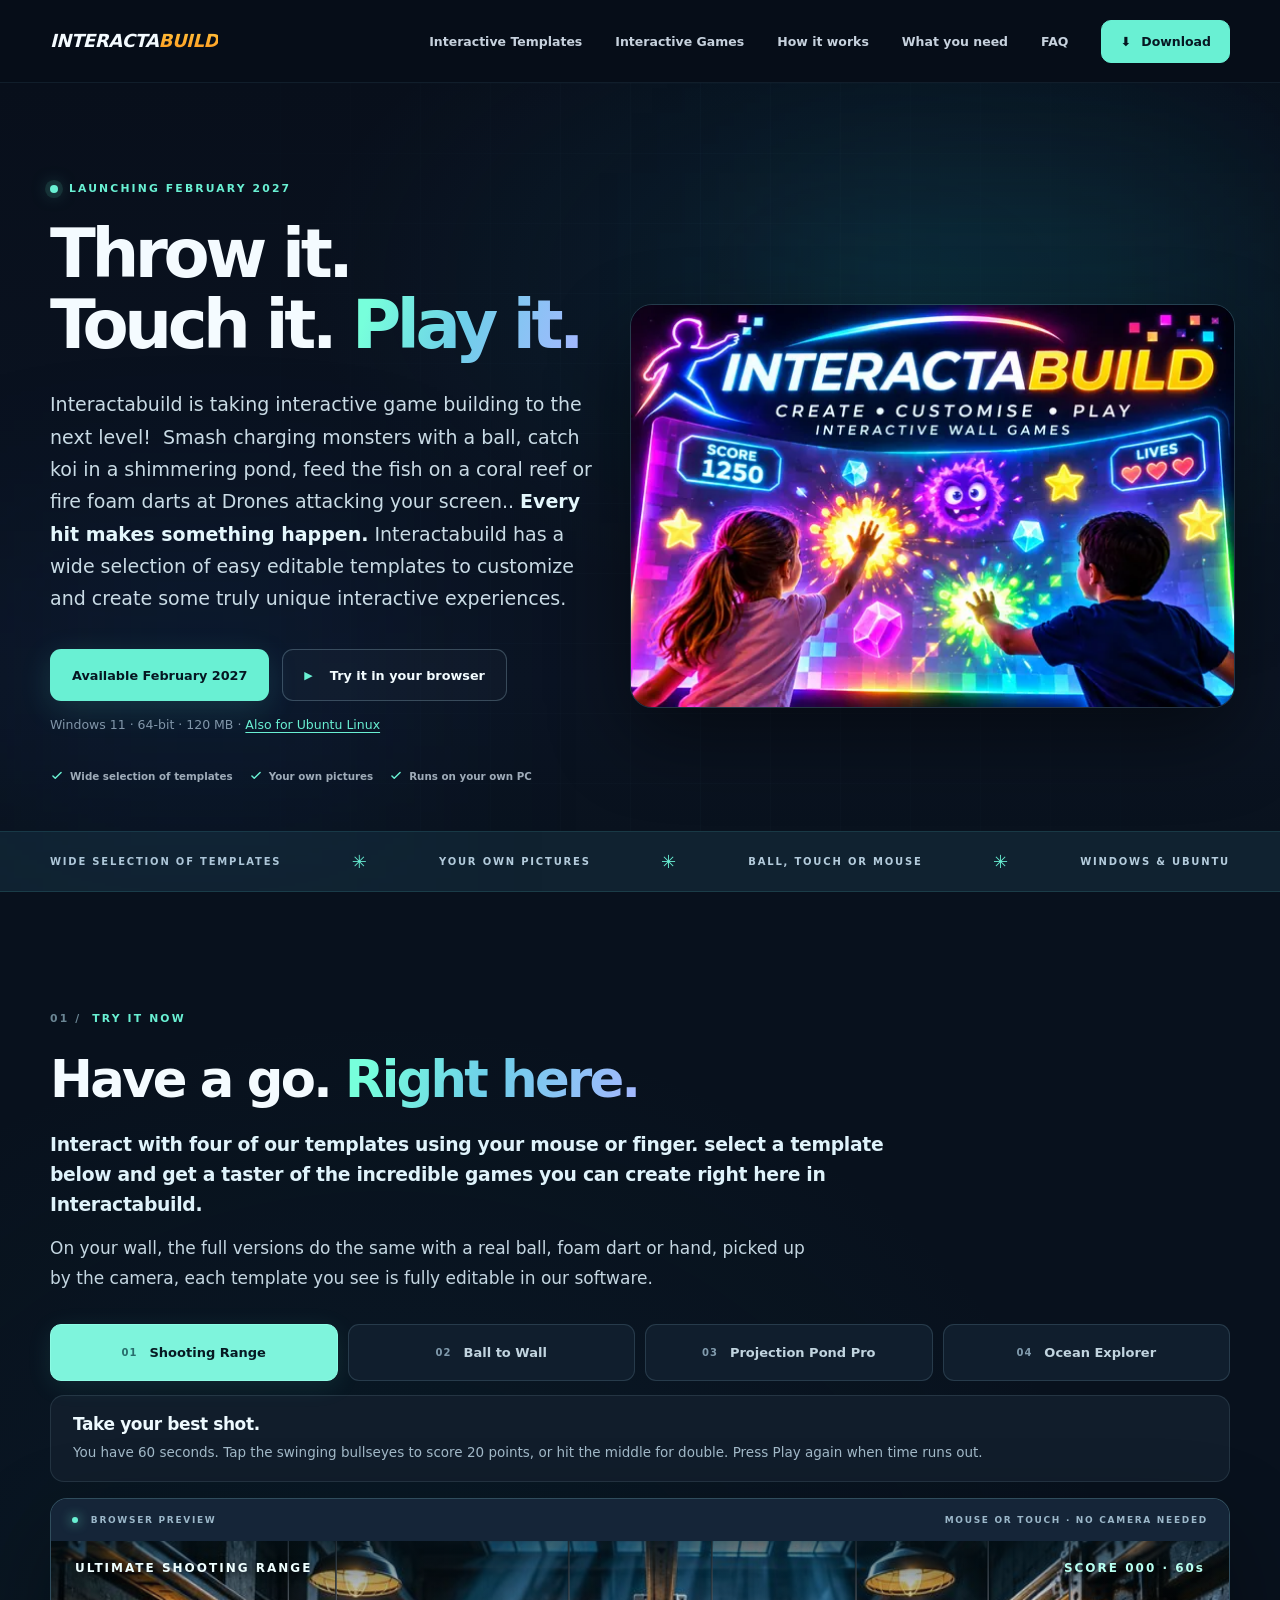
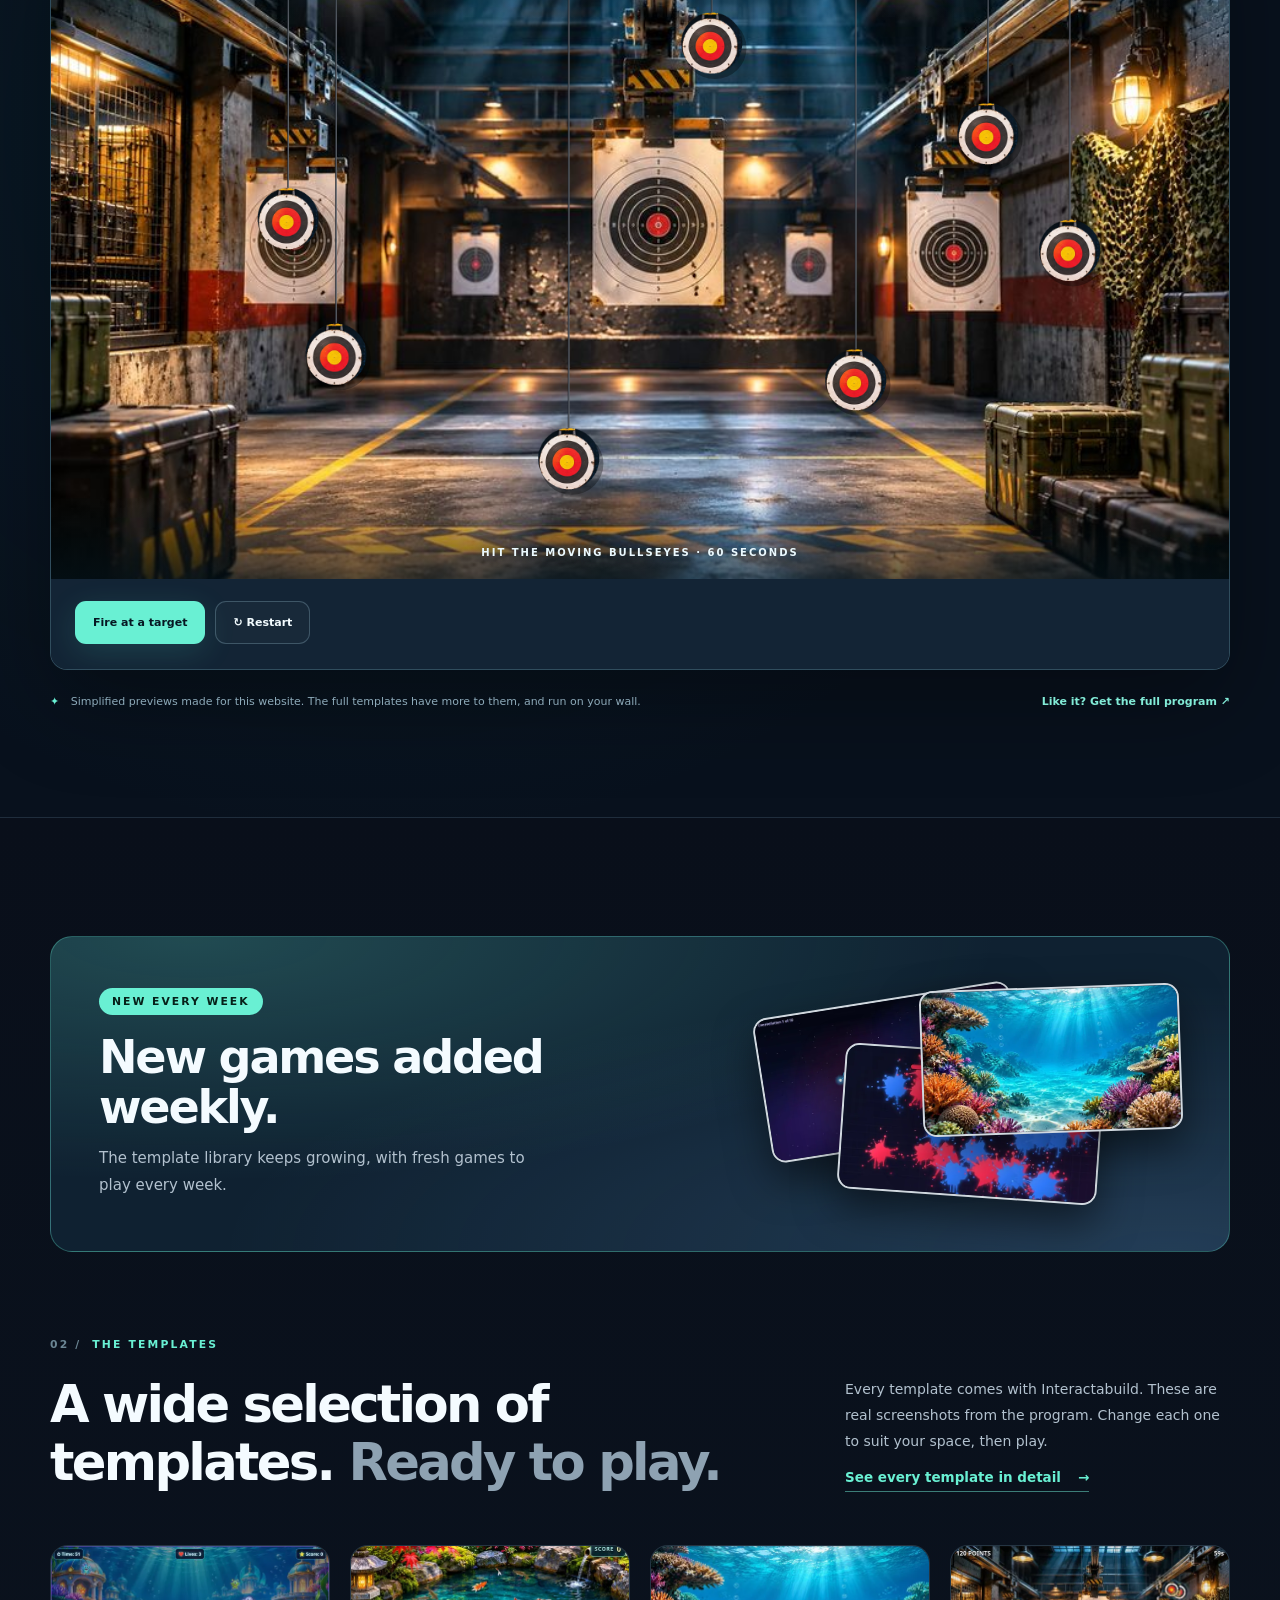
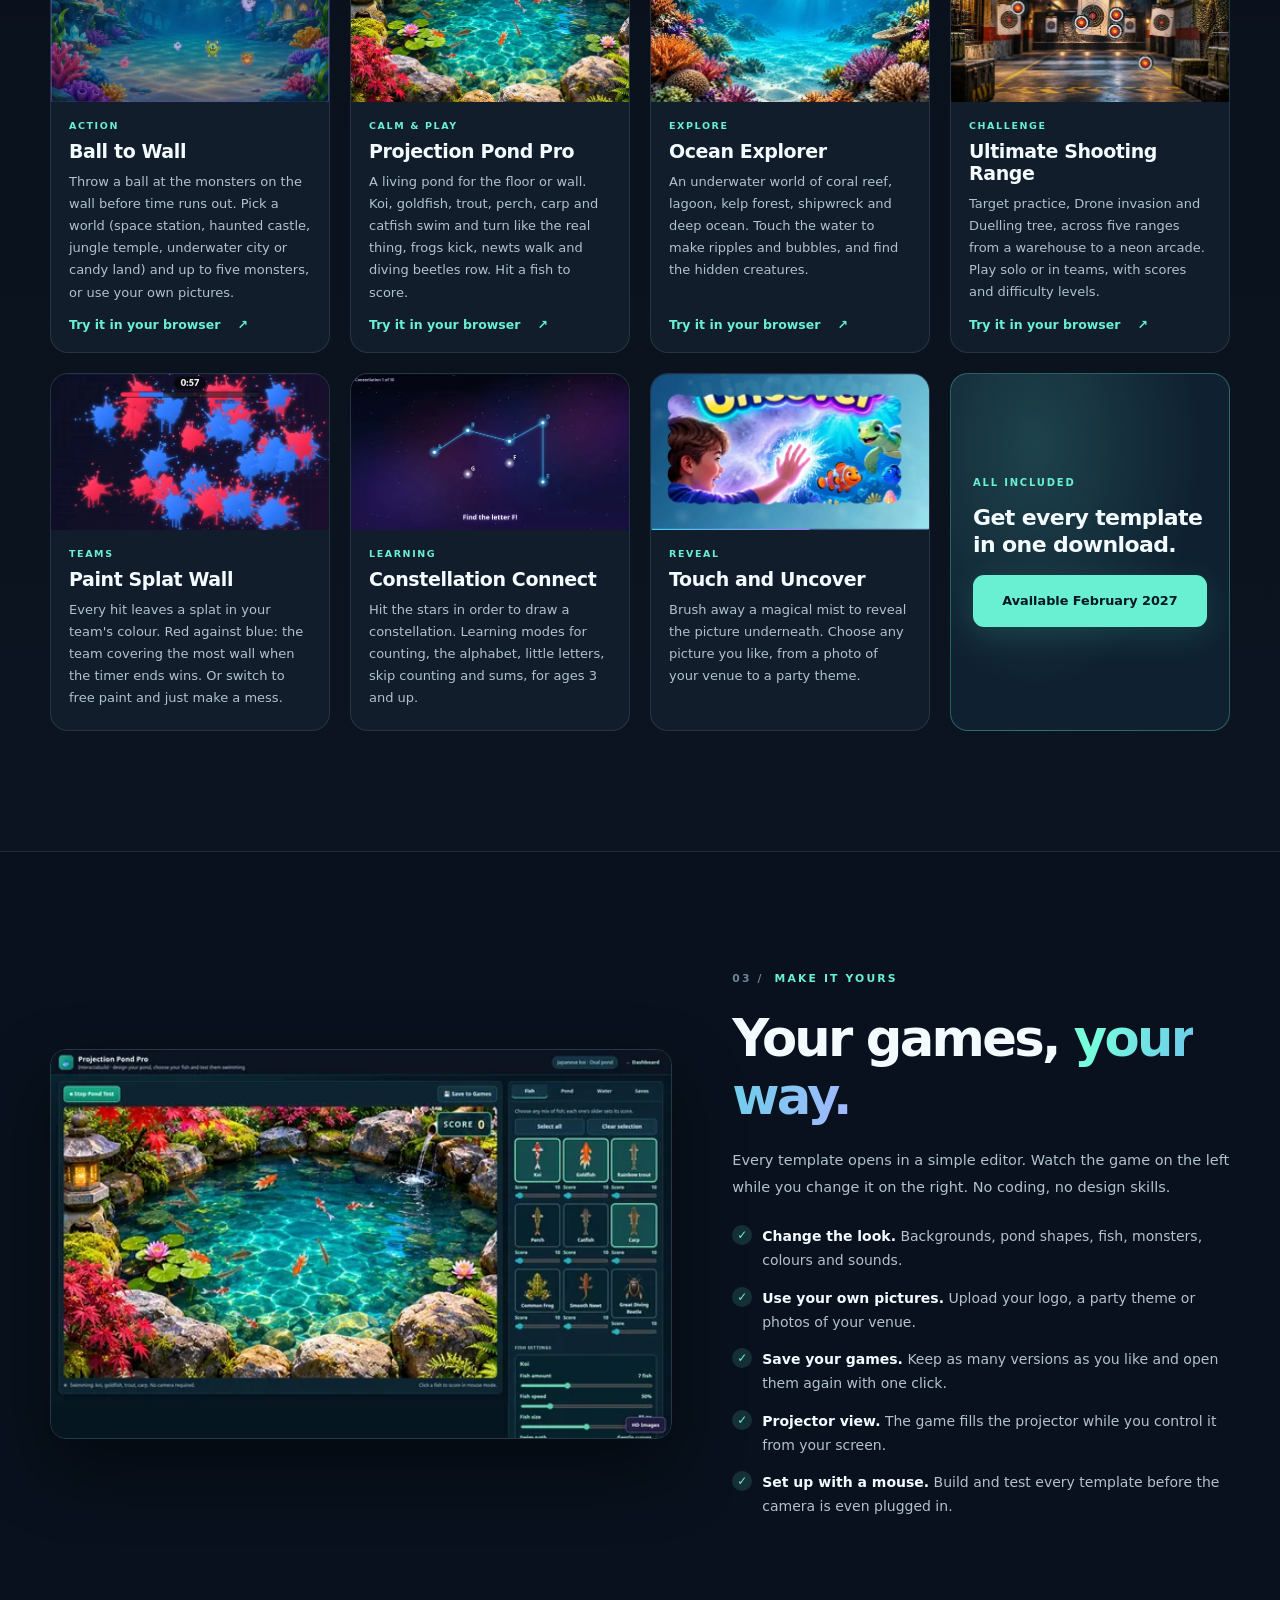
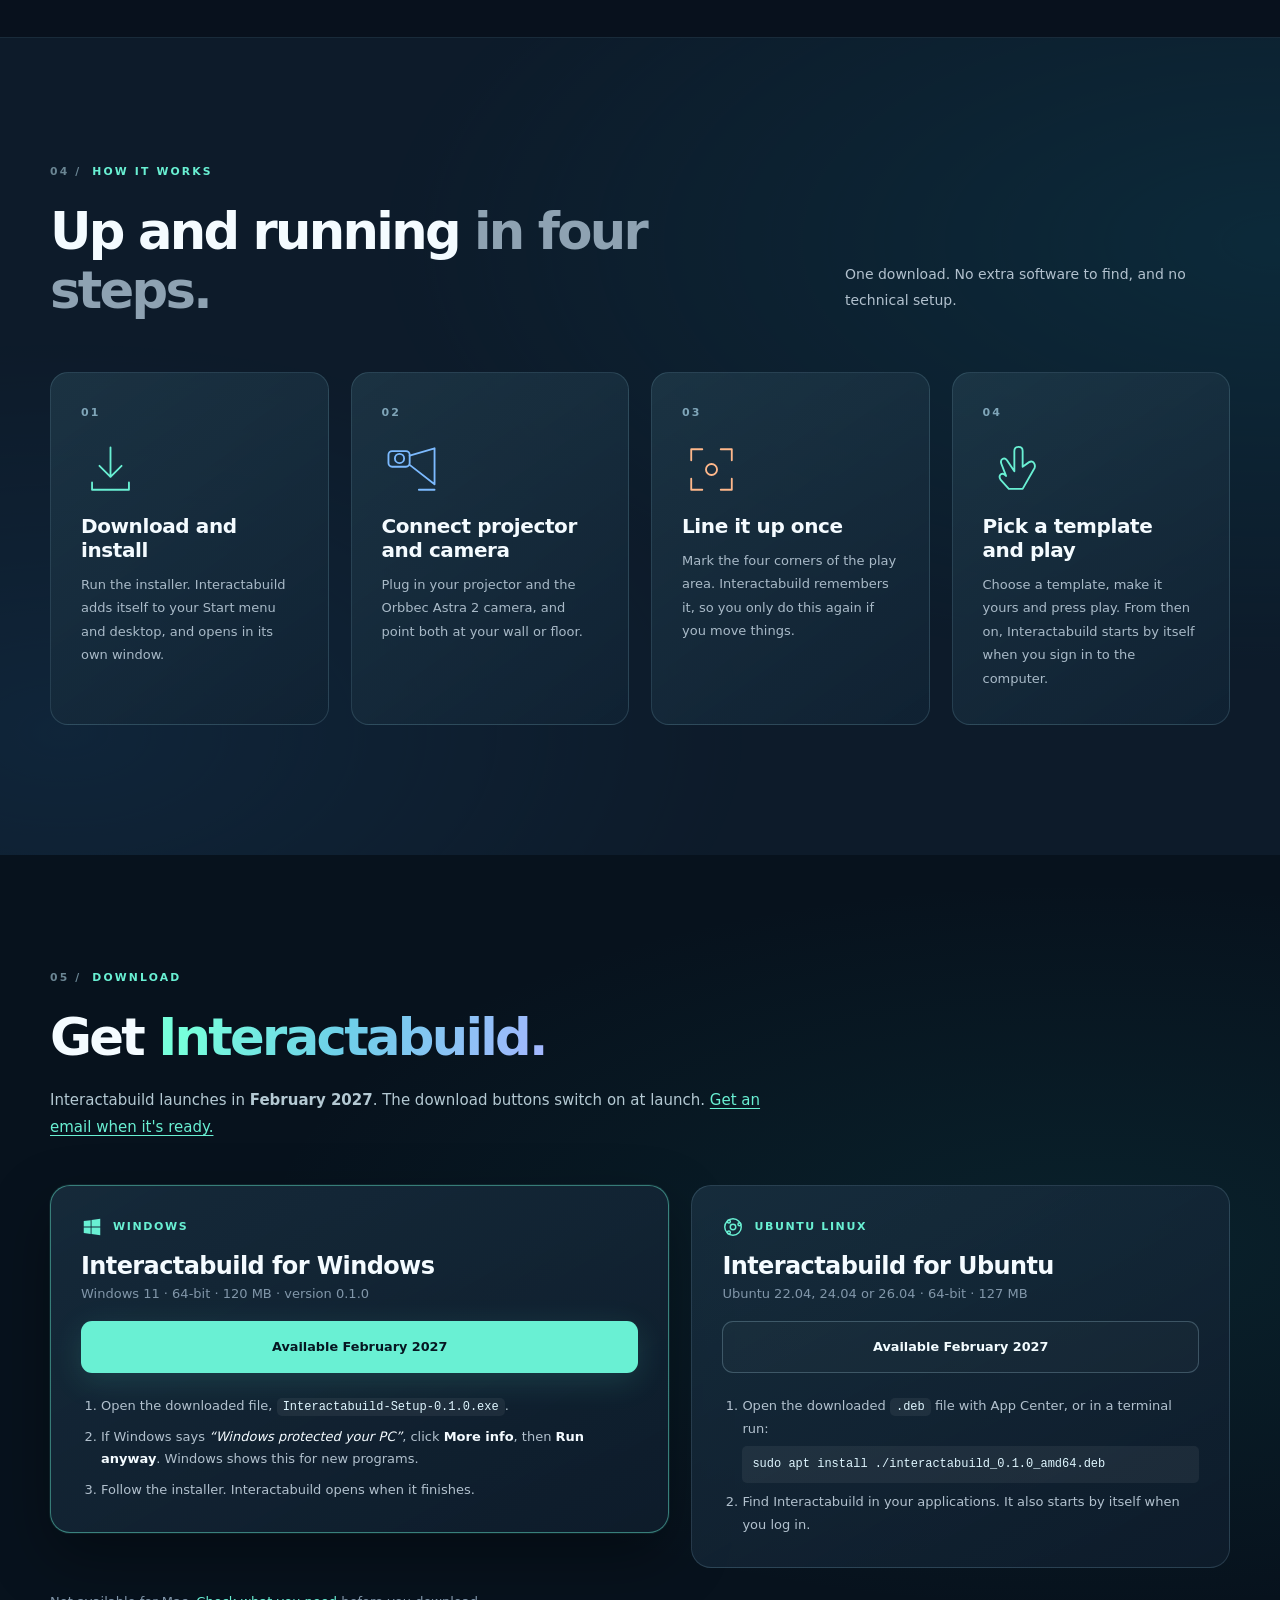
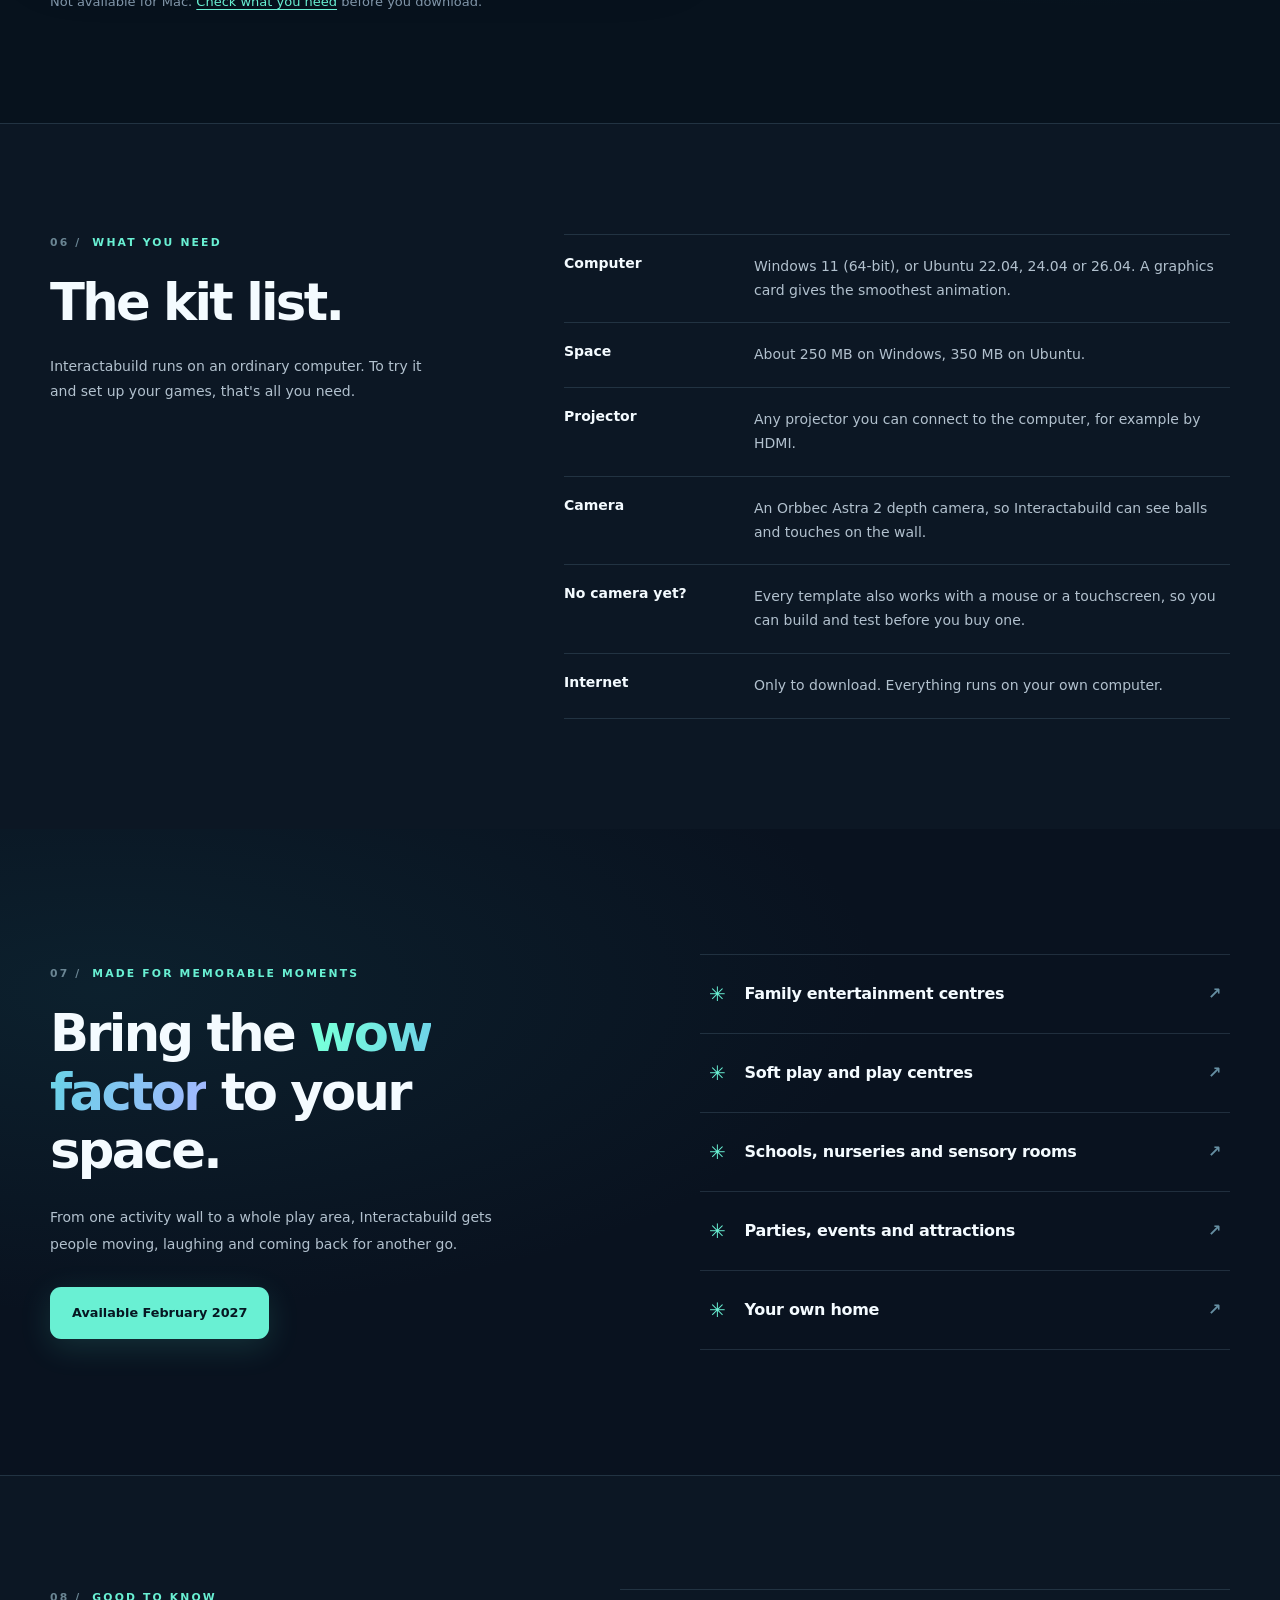
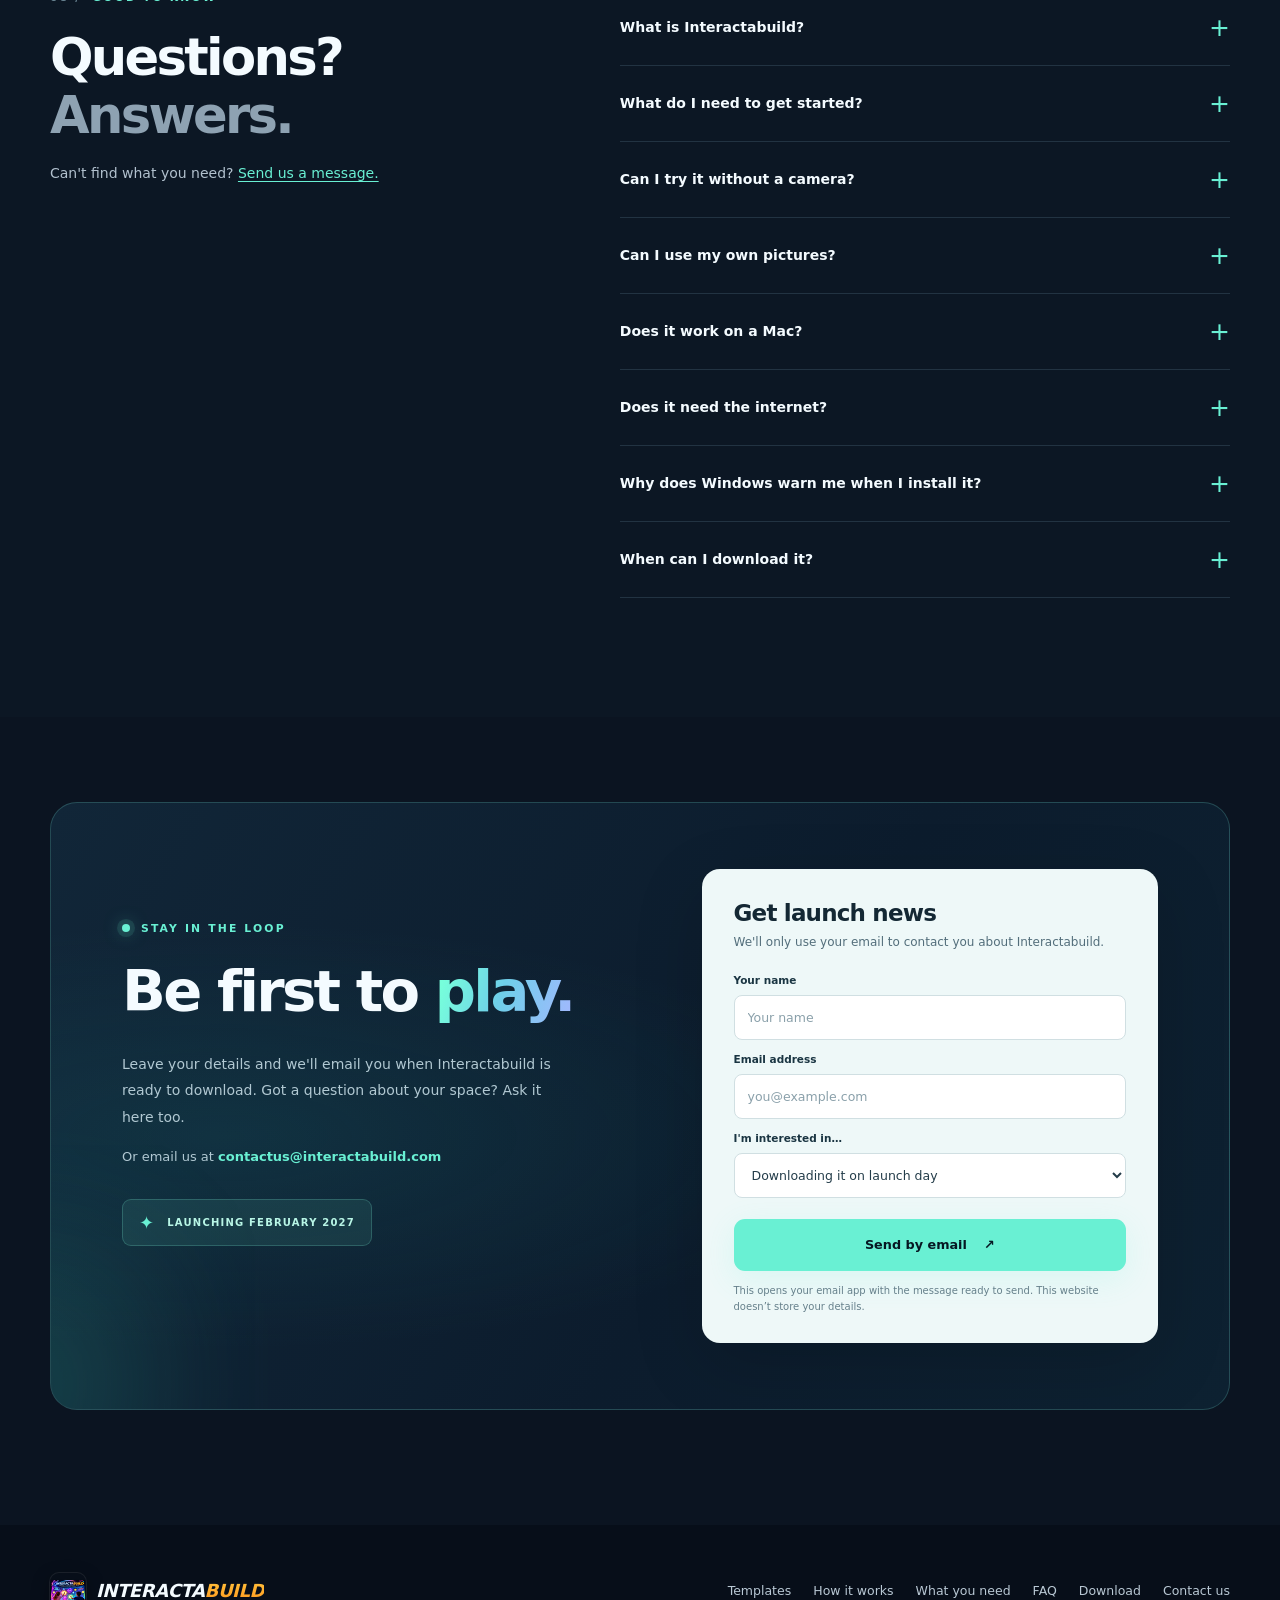
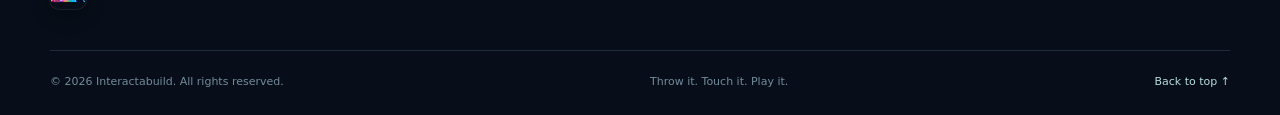
<file: index.html>
<!doctype html>
<html lang="en-GB">
<head>
  <meta charset="utf-8">
  <meta name="viewport" content="width=device-width, initial-scale=1">
  <meta name="theme-color" content="#070e19">
  <meta name="description" content="Interactabuild turns a projector and a camera into interactive wall and floor games. A wide selection of ready-made templates, your own pictures, and it runs on your own Windows or Ubuntu PC. Download Interactabuild.">
  <meta property="og:title" content="Interactabuild — Throw it. Touch it. Play it.">
  <meta property="og:description" content="A wide selection of interactive projection templates for your own PC, projector and camera. Download Interactabuild for Windows or Ubuntu.">
  <meta property="og:type" content="website">
  <meta property="og:image" content="assets/artwork.jpg">
  <link rel="icon" href="assets/favicon-64.png" type="image/png">
  <link rel="apple-touch-icon" href="assets/apple-touch-icon.png">
  <link rel="stylesheet" href="styles.css">
  <link rel="stylesheet" href="site.css">
  <title>Interactabuild | Throw it. Touch it. Play it.</title>
  <script src="script.js" defer></script>
  <script src="demos.js" defer></script>
</head>
<body>
  <a class="skip-link" href="#main">Skip to main content</a>
  <div class="site-shell">
    <header class="site-header" id="top">
      <div class="wrap nav-wrap">
        <a href="#top" class="brand" aria-label="Interactabuild home">
          <span class="brand-word">INTERACTA<span class="brand-build">BUILD</span></span>
        </a>
        <nav class="nav-links" id="main-nav" aria-label="Main navigation">
          <a href="templates.html">Interactive Templates</a>
          <a href="#create">Interactive Games</a>
          <a href="#how-it-works">How it works</a>
          <a href="#requirements">What you need</a>
          <a href="#faq">FAQ</a>
          <a href="#download" class="nav-contact nav-download"><span aria-hidden="true">⬇</span> Download</a>
        </nav>
        <button class="mobile-toggle" id="mobile-toggle" type="button" aria-controls="main-nav" aria-expanded="false" aria-label="Open menu">
          <span></span><span></span><span></span>
        </button>
      </div>
    </header>

    <main id="main">
      <!-- HERO: one job — get people to the download -->
      <section class="hero section" aria-labelledby="hero-heading">
        <div class="hero-aurora hero-aurora-one" aria-hidden="true"></div>
        <div class="hero-aurora hero-aurora-two" aria-hidden="true"></div>
        <div class="wrap hero-grid">
          <div class="hero-copy">
            <p class="eyebrow"><span class="pulse-dot" aria-hidden="true"></span> <span data-release-label>LAUNCHING FEBRUARY 2027</span></p>
            <h1 id="hero-heading"><span class="nowrap">Throw it.</span> <span class="nowrap">Touch it.</span> <span class="gradient-type nowrap">Play it.</span></h1>
            <p class="hero-intro">Interactabuild is taking interactive game building to the next level!&nbsp; Smash charging monsters with a ball, catch koi in a shimmering pond, feed the fish on a coral reef or fire foam darts at Drones attacking your screen.. <strong>Every hit makes something happen.</strong> Interactabuild has a wide selection of easy editable templates to customize and create some truly unique interactive experiences.</p>
            <div class="hero-actions">
              <a class="btn btn-primary btn-download" href="#download" data-download="windows"><span class="dl-icon" aria-hidden="true">⬇</span> <span data-dl-text>Download for Windows</span></a>
              <a class="btn btn-secondary" href="#demos"><span class="play-icon" aria-hidden="true">▶</span> Try it in your browser</a>
            </div>
            <p class="hero-dl-meta" data-dl-meta="windows">Windows 11 · 64-bit · 120 MB · <a href="#download">Also for Ubuntu Linux</a></p>
            <div class="hero-points" aria-label="Key features">
              <span><svg viewBox="0 0 24 24" aria-hidden="true"><path d="m5 12 4 4L19 6"/></svg> Wide selection of templates</span>
              <span><svg viewBox="0 0 24 24" aria-hidden="true"><path d="m5 12 4 4L19 6"/></svg> Your own pictures</span>
              <span><svg viewBox="0 0 24 24" aria-hidden="true"><path d="m5 12 4 4L19 6"/></svg> Runs on your own PC</span>
            </div>
          </div>
          <div class="hero-visual">
            <img class="hero-art" src="assets/artwork.jpg" srcset="assets/artwork-600.webp 600w, assets/artwork-900.webp 900w, assets/artwork-1200.webp 1200w" sizes="(max-width: 900px) min(640px, calc(100vw - 36px)), 46vw" fetchpriority="high" decoding="async" width="1200" height="800" alt="Two children hitting glowing targets on an Interactabuild wall game">
          </div>
        </div>
      </section>

      <section class="statement-strip" aria-label="What Interactabuild gives you">
        <div class="wrap statement-inner"><span>WIDE SELECTION OF TEMPLATES</span><span class="strip-star">✳</span><span>YOUR OWN PICTURES</span><span class="strip-star">✳</span><span>BALL, TOUCH OR MOUSE</span><span class="strip-star">✳</span><span>WINDOWS &amp; UBUNTU</span></div>
      </section>

      <!-- BROWSER DEMOS -->
      <section class="demo-lab section" id="demos" aria-labelledby="demos-heading">
        <div class="wrap">
          <div class="section-top demo-section-top">
            <div><p class="eyebrow"><span class="section-number">01 /</span> TRY IT NOW</p><h2 id="demos-heading">Have a go. <span class="gradient-type">Right here.</span></h2></div>
          </div>
          <p class="section-intro demo-intro">Interact with four of our templates using your mouse or finger. select a template below and get a taster of the incredible games you can create right here in Interactabuild.&nbsp;</p>
          <p class="demo-guide-note">On your wall, the full versions do the same with a real ball, foam dart or hand, picked up by the camera, each template you see is fully editable in our software.&nbsp;</p>
          <div class="demo-switcher" role="tablist" aria-label="Choose a template to try">
            <button id="demo-tab-range" type="button" role="tab" aria-selected="true" aria-controls="demo-panel" class="demo-tab is-active" data-demo="range"><span class="demo-tab-num">01</span><span>Shooting Range</span></button>
            <button id="demo-tab-wall" type="button" role="tab" aria-selected="false" aria-controls="demo-panel" tabindex="-1" class="demo-tab" data-demo="wall"><span class="demo-tab-num">02</span><span>Ball to Wall</span></button>
            <button id="demo-tab-pond" type="button" role="tab" aria-selected="false" aria-controls="demo-panel" tabindex="-1" class="demo-tab" data-demo="pond"><span class="demo-tab-num">03</span><span>Projection Pond Pro</span></button>
            <button id="demo-tab-ocean" type="button" role="tab" aria-selected="false" aria-controls="demo-panel" tabindex="-1" class="demo-tab" data-demo="ocean"><span class="demo-tab-num">04</span><span>Ocean Explorer</span></button>
          </div>
          <div class="demo-help demo-help-above" aria-live="polite"><strong id="demo-help-title">Take your best shot.</strong><p id="demo-help-text">You have 60 seconds. Tap the swinging bullseyes to score 20 points, or hit the middle for double. Press Play again when time runs out.</p></div>
          <div id="demo-panel" role="tabpanel" aria-labelledby="demo-tab-range" tabindex="0" class="demo-console">
            <div class="demo-console-top"><span><span class="live-dot"></span> BROWSER PREVIEW</span><span>MOUSE OR TOUCH · NO CAMERA NEEDED</span></div>
            <div class="demo-canvas-wrap">
              <canvas id="experience-canvas" tabindex="0" aria-label="Ultimate Shooting Range preview. Click or tap the moving bullseyes to score points. Keyboard: press Space or Enter to interact.">Your browser needs HTML5 Canvas to show the preview.</canvas>
              <div class="demo-canvas-chrome"><span id="demo-game-name">ULTIMATE SHOOTING RANGE</span><span id="demo-live-metric" aria-live="polite">SCORE 000</span></div>
              <div class="demo-overlay-bottom" id="demo-instruction-line">HIT THE MOVING BULLSEYES · 60 SECONDS</div>
            </div>
            <div class="demo-console-bottom">
              <div class="demo-controls"><button id="demo-interact" class="btn btn-primary demo-action-btn" type="button">Fire at a target</button><button id="demo-restart" class="btn btn-secondary demo-reset-btn" type="button">↻ Restart</button></div>
            </div>
          </div>
          <div class="demo-below"><p><span aria-hidden="true">✦</span> Simplified previews made for this website. The full templates have more to them, and run on your wall.</p><a href="#download" class="demo-product-link">Like it? Get the full program <span aria-hidden="true">↗</span></a></div>
        </div>
      </section>

      <!-- GAMES -->
      <section class="games-section section" id="games" aria-labelledby="games-heading">
        <div class="wrap">
          <div class="weekly-banner">
            <div class="weekly-copy">
              <span class="weekly-badge">NEW EVERY WEEK</span>
              <p class="weekly-title">New games added weekly.</p>
              <p class="weekly-text">The template library keeps growing, with fresh games to play every week.</p>
            </div>
            <div class="weekly-stack" aria-hidden="true">
              <img src="assets/screens/constellation-560.webp" width="560" height="315" alt="" loading="lazy">
              <img src="assets/screens/paint_splat-560.webp" width="560" height="315" alt="" loading="lazy">
              <img src="assets/screens/ocean-560.webp" width="560" height="315" alt="" loading="lazy">
            </div>
          </div>
          <div class="section-top">
            <div><p class="eyebrow"><span class="section-number">02 /</span> THE TEMPLATES</p><h2 id="games-heading">A wide selection of templates. <span class="soft-text">Ready to play.</span></h2></div>
            <div class="section-intro-wrap"><p class="section-intro">Every template comes with Interactabuild. These are real screenshots from the program. Change each one to suit your space, then play.</p><a class="text-link tpl-all-link" href="templates.html">See every template in detail <span aria-hidden="true">→</span></a></div>
          </div>
          <div class="games-grid">
            <article class="game-card">
              <img src="assets/screens/ball_to_wall.jpg" srcset="assets/screens/ball_to_wall-560.webp 560w, assets/screens/ball_to_wall-1120.webp 1120w" sizes="(max-width: 650px) calc(100vw - 36px), (max-width: 1100px) 50vw, 560px" width="1120" height="630" alt="Ball to Wall: monsters in an underwater city" loading="lazy">
              <div class="game-body">
                <span class="game-tag">ACTION</span>
                <h3>Ball to Wall</h3>
                <p>Throw a ball at the monsters on the wall before time runs out. Pick a world (space station, haunted castle, jungle temple, underwater city or candy land) and up to five monsters, or use your own pictures.</p>
                <button class="text-link mini-demo-link" data-demo="wall" type="button">Try it in your browser <span aria-hidden="true">↗</span></button>
              </div>
            </article>
            <article class="game-card">
              <img src="assets/screens/pond.jpg" srcset="assets/screens/pond-560.webp 560w, assets/screens/pond-1120.webp 1120w" sizes="(max-width: 650px) calc(100vw - 36px), (max-width: 1100px) 50vw, 560px" width="1120" height="630" alt="Projection Pond Pro: fish swimming in a Japanese koi pond" loading="lazy">
              <div class="game-body">
                <span class="game-tag">CALM &amp; PLAY</span>
                <h3>Projection Pond Pro</h3>
                <p>A living pond for the floor or wall. Koi, goldfish, trout, perch, carp and catfish swim and turn like the real thing, frogs kick, newts walk and diving beetles row. Hit a fish to score.</p>
                <button class="text-link mini-demo-link" data-demo="pond" type="button">Try it in your browser <span aria-hidden="true">↗</span></button>
              </div>
            </article>
            <article class="game-card">
              <img src="assets/screens/ocean.jpg" srcset="assets/screens/ocean-560.webp 560w, assets/screens/ocean-1120.webp 1120w" sizes="(max-width: 650px) calc(100vw - 36px), (max-width: 1100px) 50vw, 560px" width="1120" height="630" alt="Ocean Explorer: a sunlit coral reef" loading="lazy">
              <div class="game-body">
                <span class="game-tag">EXPLORE</span>
                <h3>Ocean Explorer</h3>
                <p>An underwater world of coral reef, lagoon, kelp forest, shipwreck and deep ocean. Touch the water to make ripples and bubbles, and find the hidden creatures.</p>
                <button class="text-link mini-demo-link" data-demo="ocean" type="button">Try it in your browser <span aria-hidden="true">↗</span></button>
              </div>
            </article>
            <article class="game-card">
              <img src="assets/screens/shooting_range.jpg" srcset="assets/screens/shooting_range-560.webp 560w, assets/screens/shooting_range-1120.webp 1120w" sizes="(max-width: 650px) calc(100vw - 36px), (max-width: 1100px) 50vw, 560px" width="1120" height="630" alt="Ultimate Shooting Range: targets in a warehouse range" loading="lazy">
              <div class="game-body">
                <span class="game-tag">CHALLENGE</span>
                <h3>Ultimate Shooting Range</h3>
                <p>Target practice, Drone invasion and Duelling tree, across five ranges from a warehouse to a neon arcade. Play solo or in teams, with scores and difficulty levels.</p>
                <button class="text-link mini-demo-link" data-demo="range" type="button">Try it in your browser <span aria-hidden="true">↗</span></button>
              </div>
            </article>
            <article class="game-card">
              <img src="assets/screens/paint_splat.jpg" srcset="assets/screens/paint_splat-560.webp 560w, assets/screens/paint_splat-1120.webp 1120w" sizes="(max-width: 650px) calc(100vw - 36px), (max-width: 1100px) 50vw, 560px" width="1120" height="630" alt="Paint Splat Wall: red and blue paint splats covering the wall" loading="lazy">
              <div class="game-body">
                <span class="game-tag">TEAMS</span>
                <h3>Paint Splat Wall</h3>
                <p>Every hit leaves a splat in your team's colour. Red against blue: the team covering the most wall when the timer ends wins. Or switch to free paint and just make a mess.</p>
              </div>
            </article>
            <article class="game-card">
              <img src="assets/screens/constellation.jpg" srcset="assets/screens/constellation-560.webp 560w, assets/screens/constellation-1120.webp 1120w" sizes="(max-width: 650px) calc(100vw - 36px), (max-width: 1100px) 50vw, 560px" width="1120" height="630" alt="Constellation Connect: stars labelled A to G being joined in order" loading="lazy">
              <div class="game-body">
                <span class="game-tag">LEARNING</span>
                <h3>Constellation Connect</h3>
                <p>Hit the stars in order to draw a constellation. Learning modes for counting, the alphabet, little letters, skip counting and sums, for ages 3 and up.</p>
              </div>
            </article>
            <article class="game-card">
              <img src="assets/screens/touch_uncover.jpg" srcset="assets/screens/touch_uncover-560.webp 560w, assets/screens/touch_uncover-1120.webp 1120w" sizes="(max-width: 650px) calc(100vw - 36px), (max-width: 1100px) 50vw, 560px" width="1120" height="630" alt="Touch and Uncover: a hidden picture revealed through the mist" loading="lazy">
              <div class="game-body">
                <span class="game-tag">REVEAL</span>
                <h3>Touch and Uncover</h3>
                <p>Brush away a magical mist to reveal the picture underneath. Choose any picture you like, from a photo of your venue to a party theme.</p>
              </div>
            </article>
            <a class="game-card game-card-cta" href="#download">
              <span class="cta-kicker">ALL INCLUDED</span>
              <strong>Get every template in one download.</strong>
              <span class="btn btn-primary btn-download" data-download="windows"><span class="dl-icon" aria-hidden="true">⬇</span> <span data-dl-text>Download for Windows</span></span>
            </a>
          </div>
        </div>
      </section>

      <!-- MAKE IT YOURS -->
      <section class="create-section section" id="create" aria-labelledby="create-heading">
        <div class="wrap create-grid">
          <figure class="create-shot">
            <img src="assets/screens/editor.jpg" srcset="assets/screens/editor-560.webp 560w, assets/screens/editor-1120.webp 1120w" sizes="(max-width: 900px) calc(100vw - 36px), 55vw" width="1440" height="900" alt="The Interactabuild editor for Projection Pond Pro, with the pond on the left and settings on the right" loading="lazy">
          </figure>
          <div class="create-copy">
            <p class="eyebrow"><span class="section-number">03 /</span> MAKE IT YOURS</p>
            <h2 id="create-heading">Your games, <span class="gradient-type">your way.</span></h2>
            <p>Every template opens in a simple editor. Watch the game on the left while you change it on the right. No coding, no design skills.</p>
            <ul class="tick-list">
              <li><strong>Change the look.</strong> Backgrounds, pond shapes, fish, monsters, colours and sounds.</li>
              <li><strong>Use your own pictures.</strong> Upload your logo, a party theme or photos of your venue.</li>
              <li><strong>Save your games.</strong> Keep as many versions as you like and open them again with one click.</li>
              <li><strong>Projector view.</strong> The game fills the projector while you control it from your screen.</li>
              <li><strong>Set up with a mouse.</strong> Build and test every template before the camera is even plugged in.</li>
            </ul>
          </div>
        </div>
      </section>

      <!-- HOW IT WORKS -->
      <section class="how-section section" id="how-it-works" aria-labelledby="how-heading">
        <div class="how-pattern" aria-hidden="true"></div>
        <div class="wrap">
          <div class="section-top how-top"><div><p class="eyebrow"><span class="section-number">04 /</span> HOW IT WORKS</p><h2 id="how-heading">Up and running <span class="soft-text">in four steps.</span></h2></div><p class="section-intro">One download. No extra software to find, and no technical setup.</p></div>
          <div class="steps-grid steps-four">
            <div class="step-card"><div class="step-number">01</div><div class="step-icon" aria-hidden="true"><svg viewBox="0 0 64 64"><path d="M32 8v32M20 28l12 12 12-12M12 46v8h40v-8"/></svg></div><h3>Download and install</h3><p>Run the installer. Interactabuild adds itself to your Start menu and desktop, and opens in its own window.</p></div>
            <div class="step-card"><div class="step-number">02</div><div class="step-icon" aria-hidden="true"><svg viewBox="0 0 64 64"><rect x="7" y="12" width="23" height="17" rx="4"/><circle cx="19" cy="20" r="5"/><path d="m30 17 27-8v39L30 27M40 54h17"/></svg></div><h3>Connect projector and camera</h3><p>Plug in your projector and the Orbbec Astra 2 camera, and point both at your wall or floor.</p></div>
            <div class="step-card"><div class="step-number">03</div><div class="step-icon" aria-hidden="true"><svg viewBox="0 0 64 64"><path d="M10 10h12M10 10v12M54 10H42M54 10v12M10 54h12M10 54V42M54 54H42M54 54V42"/><circle cx="32" cy="32" r="6"/></svg></div><h3>Line it up once</h3><p>Mark the four corners of the play area. Interactabuild remembers it, so you only do this again if you move things.</p></div>
            <div class="step-card"><div class="step-number">04</div><div class="step-icon" aria-hidden="true"><svg viewBox="0 0 64 64"><path d="m25 39-5-13c-2-5 3-8 6-4l8 12V12c0-6 9-6 9 0v17l7-5c5-3 8 4 5 8L43 53H28l-9-10c-3-5 2-9 6-4Z"/></svg></div><h3>Pick a template and play</h3><p>Choose a template, make it yours and press play. From then on, Interactabuild starts by itself when you sign in to the computer.</p></div>
          </div>
        </div>
      </section>

      <!-- DOWNLOAD: the main goal of the page -->
      <section class="download-section section" id="download" aria-labelledby="download-heading">
        <div class="wrap">
          <div class="download-head">
            <p class="eyebrow"><span class="section-number">05 /</span> DOWNLOAD</p>
            <h2 id="download-heading">Get <span class="gradient-type">Interactabuild.</span></h2>
            <p class="download-lead" data-release-lead>Interactabuild launches in <strong>February 2027</strong>. The download buttons switch on at launch. <a href="#notify">Get an email when it's ready.</a></p>
          </div>
          <div class="download-cards">
            <article class="dl-card dl-card-main">
              <div class="dl-os"><svg viewBox="0 0 24 24" aria-hidden="true"><path d="M3 5.5 10.5 4.5v7H3zM11.5 4.4 21 3v8.5h-9.5zM3 12.5h7.5v7L3 18.5zM11.5 12.5H21V21l-9.5-1.4z"/></svg><span>Windows</span></div>
              <h3>Interactabuild for Windows</h3>
              <p class="dl-spec">Windows 11 · 64-bit · <span data-dl-size="windows">120 MB</span> · version <span data-dl-version>0.1.0</span></p>
              <a class="btn btn-primary btn-download btn-wide" href="#notify" data-download="windows"><span class="dl-icon" aria-hidden="true">⬇</span> <span data-dl-text>Download for Windows</span></a>
              <ol class="dl-steps">
                <li>Open the downloaded file, <code>Interactabuild-Setup-<span data-dl-version>0.1.0</span>.exe</code>.</li>
                <li>If Windows says <em>“Windows protected your PC”</em>, click <strong>More info</strong>, then <strong>Run anyway</strong>. Windows shows this for new programs.</li>
                <li>Follow the installer. Interactabuild opens when it finishes.</li>
              </ol>
            </article>
            <article class="dl-card">
              <div class="dl-os"><svg viewBox="0 0 24 24" aria-hidden="true"><circle cx="12" cy="12" r="9"/><circle cx="12" cy="12" r="3"/><circle cx="19" cy="9" r="1.6"/><circle cx="7.5" cy="18" r="1.6"/><circle cx="7.5" cy="6" r="1.6"/></svg><span>Ubuntu Linux</span></div>
              <h3>Interactabuild for Ubuntu</h3>
              <p class="dl-spec">Ubuntu 22.04, 24.04 or 26.04 · 64-bit · <span data-dl-size="linux">127 MB</span></p>
              <a class="btn btn-secondary btn-download btn-wide" href="#notify" data-download="linux"><span class="dl-icon" aria-hidden="true">⬇</span> <span data-dl-text>Download for Ubuntu</span></a>
              <ol class="dl-steps">
                <li>Open the downloaded <code>.deb</code> file with App Center, or in a terminal run:<code class="cmd">sudo apt install ./interactabuild_<span data-dl-version>0.1.0</span>_amd64.deb</code></li>
                <li>Find Interactabuild in your applications. It also starts by itself when you log in.</li>
              </ol>
            </article>
          </div>
          <p class="dl-note">Not available for Mac. <a href="#requirements">Check what you need</a> before you download.</p>
        </div>
      </section>

      <!-- REQUIREMENTS -->
      <section class="req-section section" id="requirements" aria-labelledby="req-heading">
        <div class="wrap req-grid">
          <div>
            <p class="eyebrow"><span class="section-number">06 /</span> WHAT YOU NEED</p>
            <h2 id="req-heading">The kit list.</h2>
            <p class="section-intro">Interactabuild runs on an ordinary computer. To try it and set up your games, that's all you need.</p>
          </div>
          <dl class="req-list">
            <div><dt>Computer</dt><dd>Windows 11 (64-bit), or Ubuntu 22.04, 24.04 or 26.04. A graphics card gives the smoothest animation.</dd></div>
            <div><dt>Space</dt><dd>About 250 MB on Windows, 350 MB on Ubuntu.</dd></div>
            <div><dt>Projector</dt><dd>Any projector you can connect to the computer, for example by HDMI.</dd></div>
            <div><dt>Camera</dt><dd>An Orbbec Astra 2 depth camera, so Interactabuild can see balls and touches on the wall.</dd></div>
            <div><dt>No camera yet?</dt><dd>Every template also works with a mouse or a touchscreen, so you can build and test before you buy one.</dd></div>
            <div><dt>Internet</dt><dd>Only to download. Everything runs on your own computer.</dd></div>
          </dl>
        </div>
      </section>

      <!-- WHO IT'S FOR -->
      <section class="audience-section section" id="for-whom" aria-labelledby="audience-heading"><div class="wrap audience-grid"><div class="audience-copy"><p class="eyebrow"><span class="section-number">07 /</span> MADE FOR MEMORABLE MOMENTS</p><h2 id="audience-heading">Bring the <span class="gradient-type">wow factor</span> to your space.</h2><p>From one activity wall to a whole play area, Interactabuild gets people moving, laughing and coming back for another go.</p><a href="#download" class="btn btn-primary btn-download" data-download="windows"><span class="dl-icon" aria-hidden="true">⬇</span> <span data-dl-text>Download for Windows</span></a></div><div class="audience-list" aria-label="Where Interactabuild works well"><div><span class="audience-icon">✳</span><span>Family entertainment centres</span><span aria-hidden="true">↗</span></div><div><span class="audience-icon">✳</span><span>Soft play and play centres</span><span aria-hidden="true">↗</span></div><div><span class="audience-icon">✳</span><span>Schools, nurseries and sensory rooms</span><span aria-hidden="true">↗</span></div><div><span class="audience-icon">✳</span><span>Parties, events and attractions</span><span aria-hidden="true">↗</span></div><div><span class="audience-icon">✳</span><span>Your own home</span><span aria-hidden="true">↗</span></div></div></div></section>

      <!-- FAQ -->
      <section class="faq-section section" id="faq" aria-labelledby="faq-heading"><div class="wrap faq-grid"><div><p class="eyebrow"><span class="section-number">08 /</span> GOOD TO KNOW</p><h2 id="faq-heading">Questions? <span class="soft-text">Answers.</span></h2><p class="faq-side">Can't find what you need? <a href="#notify">Send us a message.</a></p></div><div class="faq-list">
        <details><summary>What is Interactabuild? <span aria-hidden="true">+</span></summary><p>A program for your computer that turns a projected wall or floor into interactive games. A camera watches the wall, so the games react when someone throws a ball at it or touches it. It comes with a wide selection of ready-made templates that you can change and save.</p></details>
        <details><summary>What do I need to get started? <span aria-hidden="true">+</span></summary><p>A Windows 11 or Ubuntu computer, a projector, and an Orbbec Astra 2 camera for ball and touch play. <a href="#requirements">See the full kit list.</a></p></details>
        <details><summary>Can I try it without a camera? <span aria-hidden="true">+</span></summary><p>Yes. Every template works with a mouse or a touchscreen, so you can download Interactabuild, build your games and test them before you buy the camera.</p></details>
        <details><summary>Can I use my own pictures? <span aria-hidden="true">+</span></summary><p>Yes. Upload your own backgrounds and monsters for Ball to Wall, your own hidden pictures for Touch and Uncover, and more. Your pictures stay on your computer.</p></details>
        <details><summary>Does it work on a Mac? <span aria-hidden="true">+</span></summary><p>Not at the moment. Interactabuild is for Windows 11 and Ubuntu Linux.</p></details>
        <details><summary>Does it need the internet? <span aria-hidden="true">+</span></summary><p>Only to download it. Interactabuild and your games run entirely on your own computer.</p></details>
        <details><summary>Why does Windows warn me when I install it? <span aria-hidden="true">+</span></summary><p>Windows shows “Windows protected your PC” for programs it hasn't seen many times before. Click <strong>More info</strong>, then <strong>Run anyway</strong>. Only download Interactabuild from this website.</p></details>
        <details><summary>When can I download it? <span aria-hidden="true">+</span></summary><p data-release-faq>Interactabuild launches in February 2027. <a href="#notify">Leave your email</a> and we'll tell you the moment it's ready.</p></details>
      </div></div></section>

      <!-- NOTIFY / CONTACT -->
      <section class="contact-section section" id="notify" aria-labelledby="contact-heading"><div class="wrap contact-panel"><div class="contact-glow" aria-hidden="true"></div><div class="contact-copy"><p class="eyebrow"><span class="pulse-dot" aria-hidden="true"></span> STAY IN THE LOOP</p><h2 id="contact-heading">Be first to <span class="gradient-type">play.</span></h2><p>Leave your details and we'll email you when Interactabuild is ready to download. Got a question about your space? Ask it here too.</p><p class="contact-direct">Or email us at <a href="mailto:contactus@interactabuild.com">contactus@interactabuild.com</a></p><div class="launch-pill"><span aria-hidden="true">✦</span> <span data-release-pill>LAUNCHING FEBRUARY 2027</span></div></div><form id="interest-form" class="contact-form"><h3>Get launch news</h3><p class="form-subtitle">We'll only use your email to contact you about Interactabuild.</p><label for="name">Your name</label><input id="name" name="name" type="text" autocomplete="name" placeholder="Your name" required maxlength="120"><label for="email">Email address</label><input id="email" name="email" type="email" autocomplete="email" placeholder="you@example.com" required maxlength="200"><label for="interest">I'm interested in…</label><select id="interest" name="interest"><option>Downloading it on launch day</option><option>Using it at my venue</option><option>Using it at home</option><option>Asking a question</option></select><button type="submit" class="btn btn-primary form-submit">Keep me posted <span aria-hidden="true">↗</span></button><p class="form-privacy">This website doesn't store your details.</p><div id="form-status" role="status" aria-live="polite" hidden></div><button type="button" id="copy-enquiry" class="copy-enquiry" hidden>Copy message text</button></form></div></section>
    </main>

    <footer class="site-footer"><div class="wrap footer-top"><a href="#top" class="brand footer-brand" aria-label="Interactabuild home"><img class="brand-logo" src="assets/favicon-64.png" alt="" width="36" height="36"><span class="brand-word">INTERACTA<span class="brand-build">BUILD</span></span></a><nav class="footer-nav" aria-label="Footer"><a href="templates.html">Templates</a><a href="#how-it-works">How it works</a><a href="#requirements">What you need</a><a href="#faq">FAQ</a><a href="#download">Download</a><a href="mailto:contactus@interactabuild.com">Contact us</a></nav></div><div class="wrap footer-bottom"><span>© <span id="year">2026</span> Interactabuild. All rights reserved.</span><span>Throw it. Touch it. Play it.</span><a href="#top">Back to top ↑</a></div></footer>
  </div>
</body>
</html>
</file>
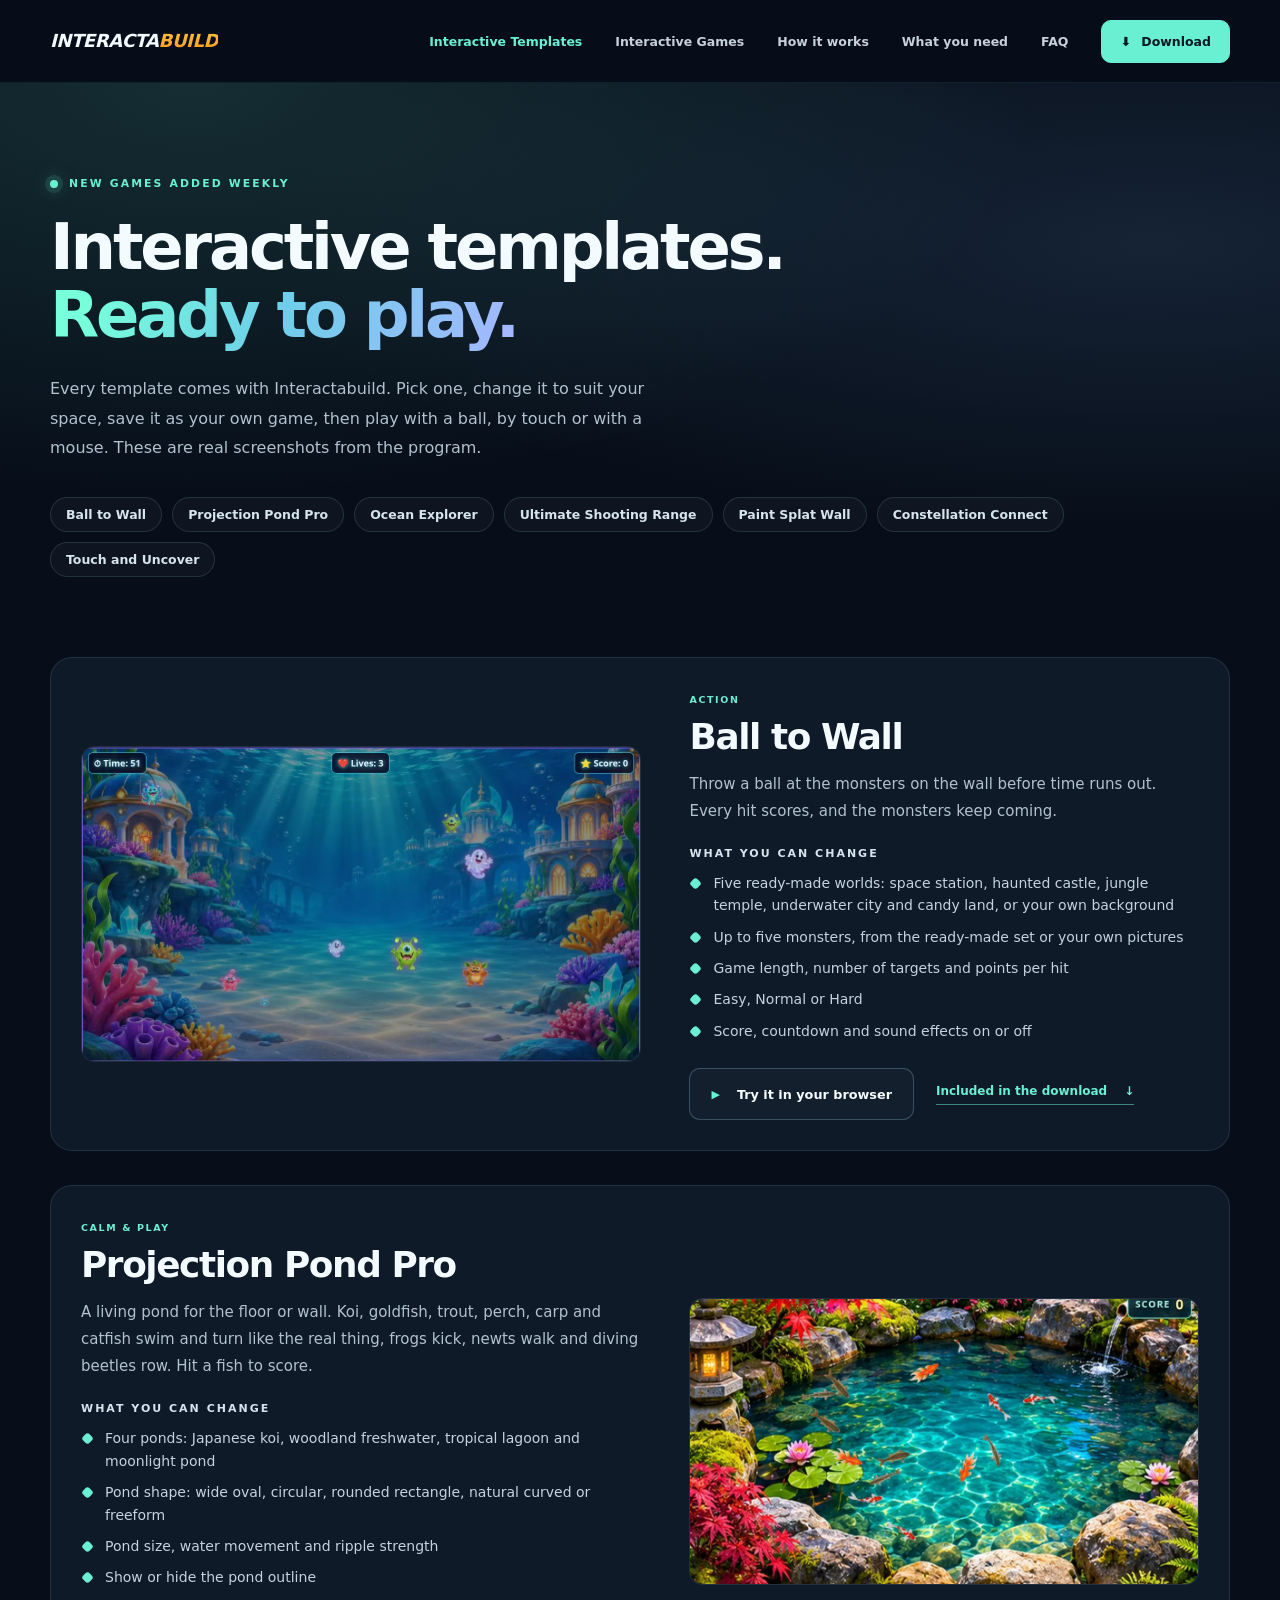
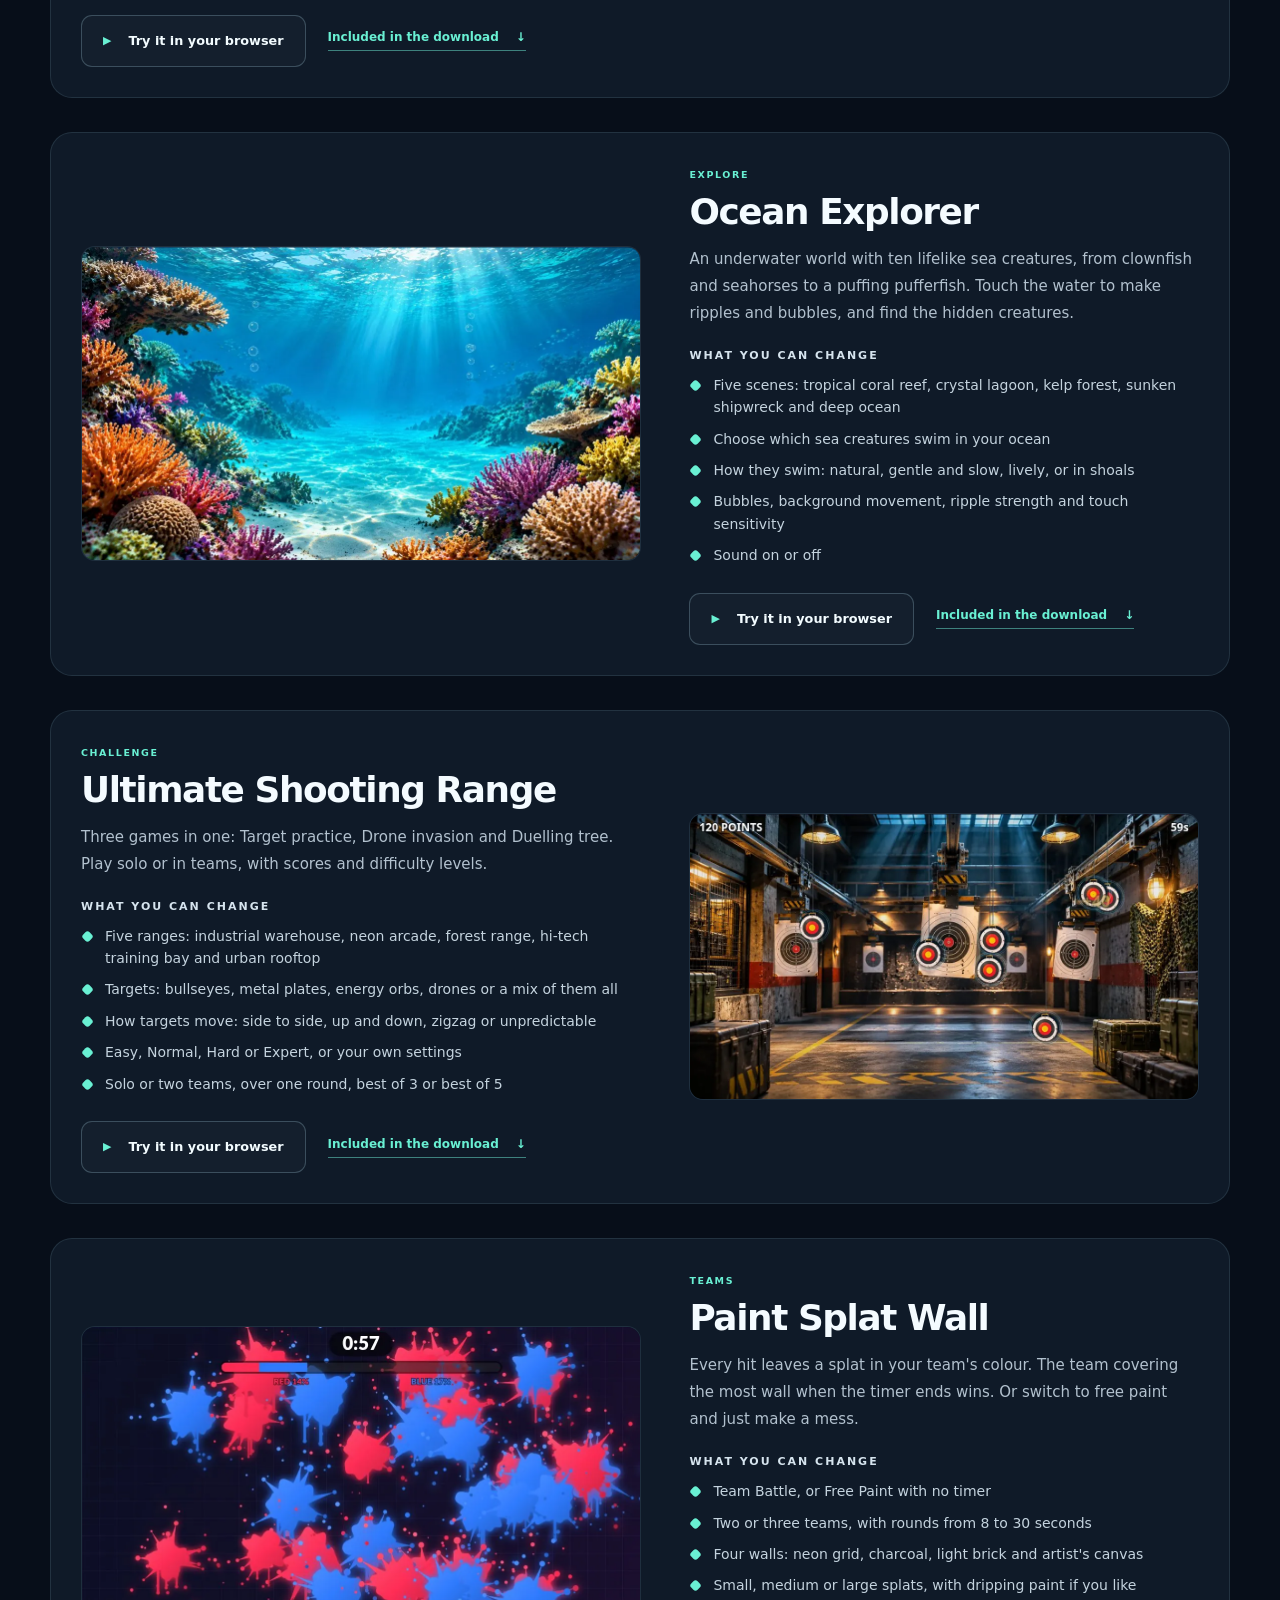
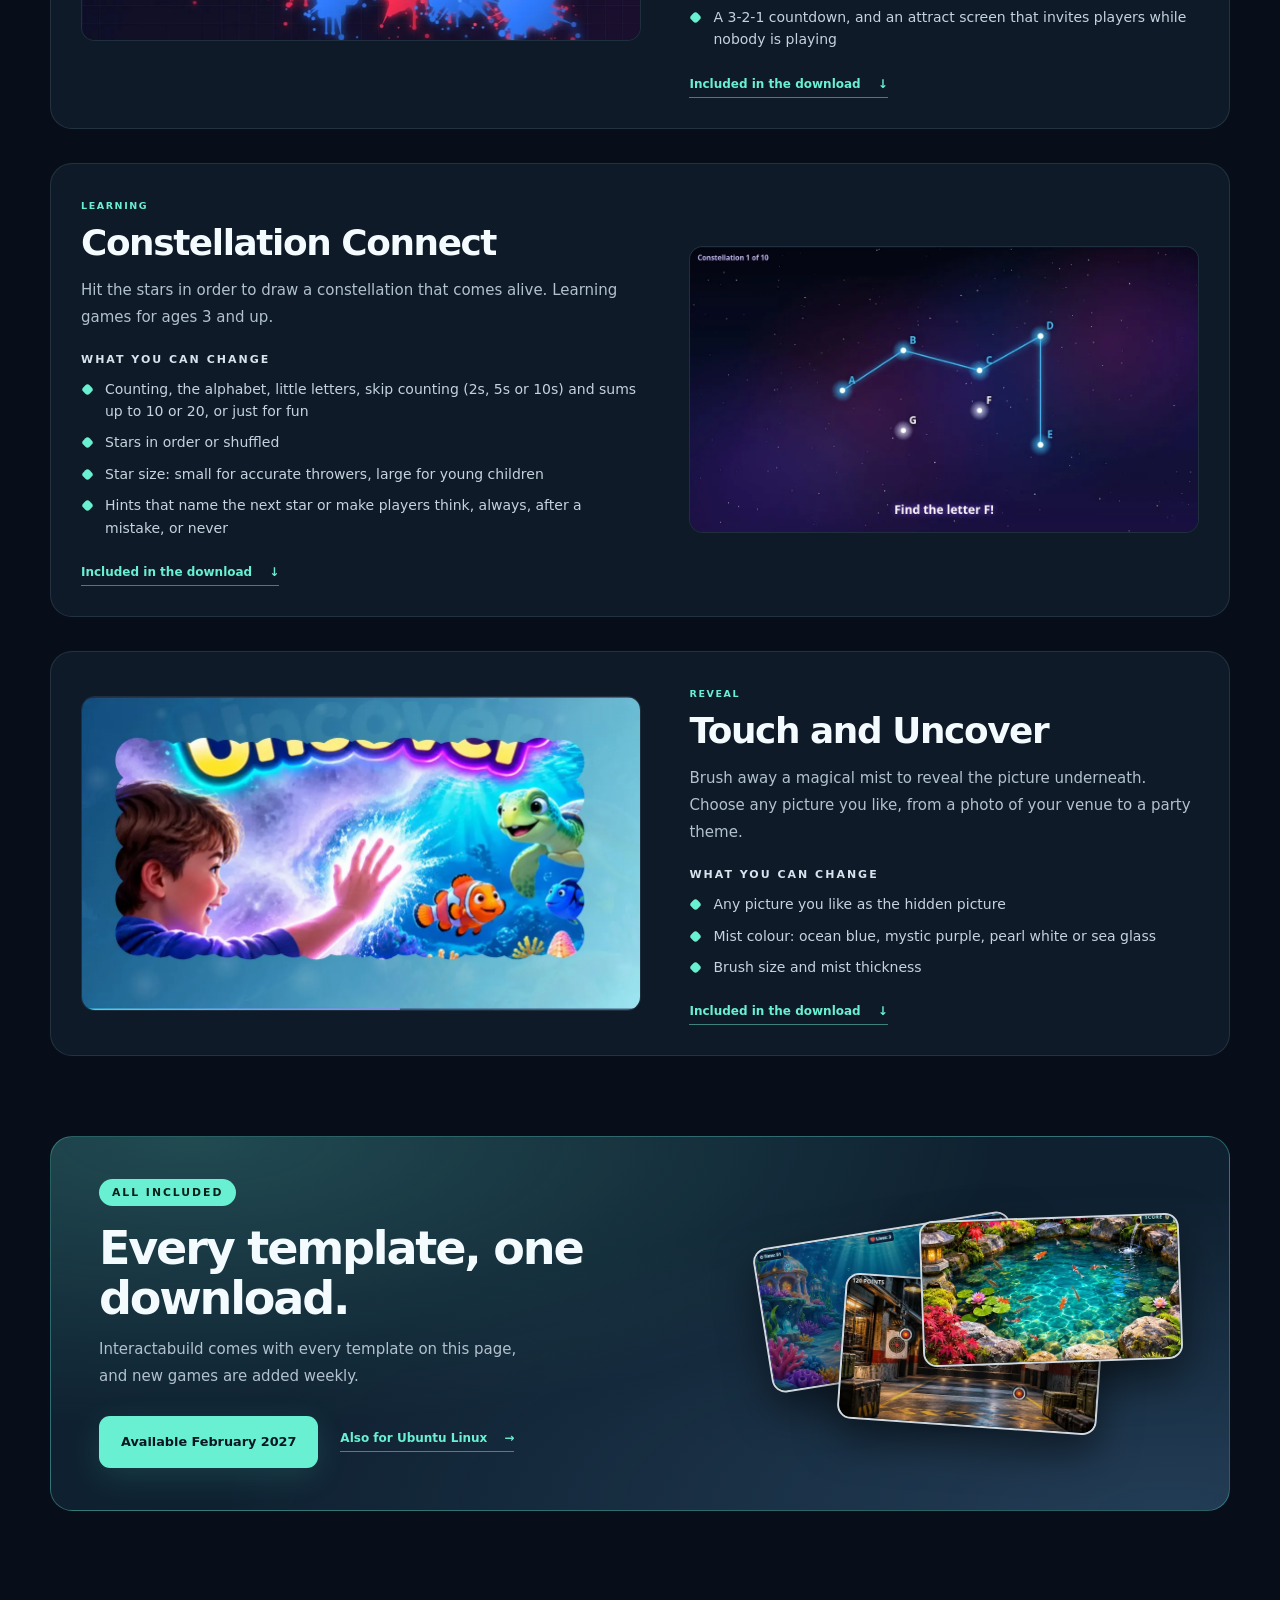
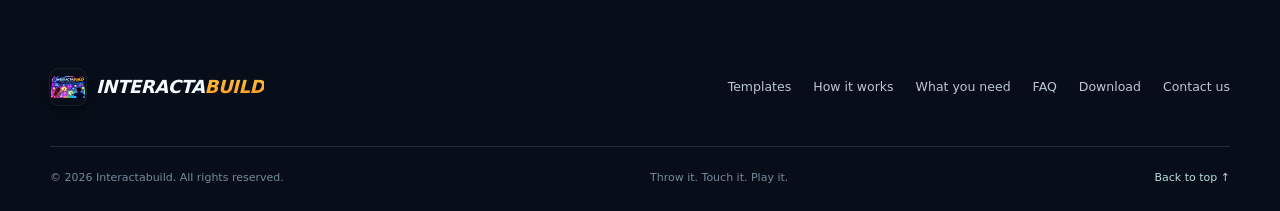
<file: templates.html>
<!doctype html>
<html lang="en-GB">
<head>
  <meta charset="utf-8">
  <meta name="viewport" content="width=device-width, initial-scale=1">
  <meta name="theme-color" content="#070e19">
  <meta name="description" content="Every Interactabuild template in detail: Ball to Wall, Projection Pond Pro, Ocean Explorer, Ultimate Shooting Range, Paint Splat Wall, Constellation Connect and Touch and Uncover. New games added weekly.">
  <meta property="og:title" content="Interactabuild — Interactive Templates">
  <meta property="og:description" content="Every Interactabuild template in detail, and what you can change in each one. New games added weekly.">
  <meta property="og:type" content="website">
  <meta property="og:image" content="assets/artwork.jpg">
  <link rel="icon" href="assets/favicon-64.png" type="image/png">
  <link rel="apple-touch-icon" href="assets/apple-touch-icon.png">
  <link rel="stylesheet" href="styles.css">
  <link rel="stylesheet" href="site.css">
  <title>Interactive Templates | Interactabuild</title>
  <script src="script.js" defer></script>
</head>
<body>
  <a class="skip-link" href="#main">Skip to main content</a>
  <div class="site-shell">
    <header class="site-header" id="top">
      <div class="wrap nav-wrap">
        <a href="index.html" class="brand" aria-label="Interactabuild home">
          <span class="brand-word">INTERACTA<span class="brand-build">BUILD</span></span>
        </a>
        <nav class="nav-links" id="main-nav" aria-label="Main navigation">
          <a href="templates.html" aria-current="page">Interactive Templates</a>
          <a href="index.html?to=create">Interactive Games</a>
          <a href="index.html?to=how-it-works">How it works</a>
          <a href="index.html?to=requirements">What you need</a>
          <a href="index.html?to=faq">FAQ</a>
          <a href="index.html?to=download" class="nav-contact nav-download"><span aria-hidden="true">⬇</span> Download</a>
        </nav>
        <button class="mobile-toggle" id="mobile-toggle" type="button" aria-controls="main-nav" aria-expanded="false" aria-label="Open menu">
          <span></span><span></span><span></span>
        </button>
      </div>
    </header>

    <main id="main">
      <section class="tpl-hero section" aria-labelledby="tpl-heading">
        <div class="wrap">
          <p class="eyebrow"><span class="pulse-dot" aria-hidden="true"></span> NEW GAMES ADDED WEEKLY</p>
          <h1 id="tpl-heading">Interactive templates. <span class="gradient-type nowrap">Ready to play.</span></h1>
          <p class="tpl-intro">Every template comes with Interactabuild. Pick one, change it to suit your space, save it as your own game, then play with a ball, by touch or with a mouse. These are real screenshots from the program.</p>
          <nav class="tpl-jump" aria-label="Templates on this page"><a href="#ball-to-wall">Ball to Wall</a><a href="#projection-pond-pro">Projection Pond Pro</a><a href="#ocean-explorer">Ocean Explorer</a><a href="#ultimate-shooting-range">Ultimate Shooting Range</a><a href="#paint-splat-wall">Paint Splat Wall</a><a href="#constellation-connect">Constellation Connect</a><a href="#touch-and-uncover">Touch and Uncover</a></nav>
        </div>
      </section>

      <section class="tpl-list-section section" aria-label="The templates">
        <div class="wrap tpl-rows">
      <article class="tpl-row" id="ball-to-wall">
        <figure class="tpl-shot">
          <img src="assets/screens/ball_to_wall.jpg" srcset="assets/screens/ball_to_wall-560.webp 560w, assets/screens/ball_to_wall-1120.webp 1120w" sizes="(max-width: 900px) calc(100vw - 36px), 600px" width="1120" height="630" alt="Ball to Wall: monsters in an underwater city" fetchpriority="high">
        </figure>
        <div class="tpl-body">
          <span class="game-tag">ACTION</span>
          <h2>Ball to Wall</h2>
          <p class="tpl-text">Throw a ball at the monsters on the wall before time runs out. Every hit scores, and the monsters keep coming.</p>
          <h3>What you can change</h3>
          <ul class="tpl-list">
              <li>Five ready-made worlds: space station, haunted castle, jungle temple, underwater city and candy land, or your own background</li>
              <li>Up to five monsters, from the ready-made set or your own pictures</li>
              <li>Game length, number of targets and points per hit</li>
              <li>Easy, Normal or Hard</li>
              <li>Score, countdown and sound effects on or off</li>
          </ul>
          <div class="tpl-actions">
            <a class="btn btn-secondary tpl-try" href="index.html?to=demos&amp;try=wall"><span class="play-icon" aria-hidden="true">▶</span> Try it in your browser</a>
            <a class="text-link" href="#get-it">Included in the download <span aria-hidden="true">↓</span></a>
          </div>
        </div>
      </article>
      <article class="tpl-row" id="projection-pond-pro">
        <figure class="tpl-shot">
          <img src="assets/screens/pond.jpg" srcset="assets/screens/pond-560.webp 560w, assets/screens/pond-1120.webp 1120w" sizes="(max-width: 900px) calc(100vw - 36px), 600px" width="1120" height="630" alt="Projection Pond Pro: fish swimming in a Japanese koi pond" loading="lazy">
        </figure>
        <div class="tpl-body">
          <span class="game-tag">CALM &amp; PLAY</span>
          <h2>Projection Pond Pro</h2>
          <p class="tpl-text">A living pond for the floor or wall. Koi, goldfish, trout, perch, carp and catfish swim and turn like the real thing, frogs kick, newts walk and diving beetles row. Hit a fish to score.</p>
          <h3>What you can change</h3>
          <ul class="tpl-list">
              <li>Four ponds: Japanese koi, woodland freshwater, tropical lagoon and moonlight pond</li>
              <li>Pond shape: wide oval, circular, rounded rectangle, natural curved or freeform</li>
              <li>Pond size, water movement and ripple strength</li>
              <li>Show or hide the pond outline</li>
          </ul>
          <div class="tpl-actions">
            <a class="btn btn-secondary tpl-try" href="index.html?to=demos&amp;try=pond"><span class="play-icon" aria-hidden="true">▶</span> Try it in your browser</a>
            <a class="text-link" href="#get-it">Included in the download <span aria-hidden="true">↓</span></a>
          </div>
        </div>
      </article>
      <article class="tpl-row" id="ocean-explorer">
        <figure class="tpl-shot">
          <img src="assets/screens/ocean.jpg" srcset="assets/screens/ocean-560.webp 560w, assets/screens/ocean-1120.webp 1120w" sizes="(max-width: 900px) calc(100vw - 36px), 600px" width="1120" height="630" alt="Ocean Explorer: a sunlit coral reef" loading="lazy">
        </figure>
        <div class="tpl-body">
          <span class="game-tag">EXPLORE</span>
          <h2>Ocean Explorer</h2>
          <p class="tpl-text">An underwater world with ten lifelike sea creatures, from clownfish and seahorses to a puffing pufferfish. Touch the water to make ripples and bubbles, and find the hidden creatures.</p>
          <h3>What you can change</h3>
          <ul class="tpl-list">
              <li>Five scenes: tropical coral reef, crystal lagoon, kelp forest, sunken shipwreck and deep ocean</li>
              <li>Choose which sea creatures swim in your ocean</li>
              <li>How they swim: natural, gentle and slow, lively, or in shoals</li>
              <li>Bubbles, background movement, ripple strength and touch sensitivity</li>
              <li>Sound on or off</li>
          </ul>
          <div class="tpl-actions">
            <a class="btn btn-secondary tpl-try" href="index.html?to=demos&amp;try=ocean"><span class="play-icon" aria-hidden="true">▶</span> Try it in your browser</a>
            <a class="text-link" href="#get-it">Included in the download <span aria-hidden="true">↓</span></a>
          </div>
        </div>
      </article>
      <article class="tpl-row" id="ultimate-shooting-range">
        <figure class="tpl-shot">
          <img src="assets/screens/shooting_range.jpg" srcset="assets/screens/shooting_range-560.webp 560w, assets/screens/shooting_range-1120.webp 1120w" sizes="(max-width: 900px) calc(100vw - 36px), 600px" width="1120" height="630" alt="Ultimate Shooting Range: targets in a warehouse range" loading="lazy">
        </figure>
        <div class="tpl-body">
          <span class="game-tag">CHALLENGE</span>
          <h2>Ultimate Shooting Range</h2>
          <p class="tpl-text">Three games in one: Target practice, Drone invasion and Duelling tree. Play solo or in teams, with scores and difficulty levels.</p>
          <h3>What you can change</h3>
          <ul class="tpl-list">
              <li>Five ranges: industrial warehouse, neon arcade, forest range, hi-tech training bay and urban rooftop</li>
              <li>Targets: bullseyes, metal plates, energy orbs, drones or a mix of them all</li>
              <li>How targets move: side to side, up and down, zigzag or unpredictable</li>
              <li>Easy, Normal, Hard or Expert, or your own settings</li>
              <li>Solo or two teams, over one round, best of 3 or best of 5</li>
          </ul>
          <div class="tpl-actions">
            <a class="btn btn-secondary tpl-try" href="index.html?to=demos&amp;try=range"><span class="play-icon" aria-hidden="true">▶</span> Try it in your browser</a>
            <a class="text-link" href="#get-it">Included in the download <span aria-hidden="true">↓</span></a>
          </div>
        </div>
      </article>
      <article class="tpl-row" id="paint-splat-wall">
        <figure class="tpl-shot">
          <img src="assets/screens/paint_splat.jpg" srcset="assets/screens/paint_splat-560.webp 560w, assets/screens/paint_splat-1120.webp 1120w" sizes="(max-width: 900px) calc(100vw - 36px), 600px" width="1120" height="630" alt="Paint Splat Wall: red and blue paint splats covering the wall" loading="lazy">
        </figure>
        <div class="tpl-body">
          <span class="game-tag">TEAMS</span>
          <h2>Paint Splat Wall</h2>
          <p class="tpl-text">Every hit leaves a splat in your team's colour. The team covering the most wall when the timer ends wins. Or switch to free paint and just make a mess.</p>
          <h3>What you can change</h3>
          <ul class="tpl-list">
              <li>Team Battle, or Free Paint with no timer</li>
              <li>Two or three teams, with rounds from 8 to 30 seconds</li>
              <li>Four walls: neon grid, charcoal, light brick and artist's canvas</li>
              <li>Small, medium or large splats, with dripping paint if you like</li>
              <li>A 3-2-1 countdown, and an attract screen that invites players while nobody is playing</li>
          </ul>
          <div class="tpl-actions">
            <a class="text-link" href="#get-it">Included in the download <span aria-hidden="true">↓</span></a>
          </div>
        </div>
      </article>
      <article class="tpl-row" id="constellation-connect">
        <figure class="tpl-shot">
          <img src="assets/screens/constellation.jpg" srcset="assets/screens/constellation-560.webp 560w, assets/screens/constellation-1120.webp 1120w" sizes="(max-width: 900px) calc(100vw - 36px), 600px" width="1120" height="630" alt="Constellation Connect: stars labelled A to G being joined in order" loading="lazy">
        </figure>
        <div class="tpl-body">
          <span class="game-tag">LEARNING</span>
          <h2>Constellation Connect</h2>
          <p class="tpl-text">Hit the stars in order to draw a constellation that comes alive. Learning games for ages 3 and up.</p>
          <h3>What you can change</h3>
          <ul class="tpl-list">
              <li>Counting, the alphabet, little letters, skip counting (2s, 5s or 10s) and sums up to 10 or 20, or just for fun</li>
              <li>Stars in order or shuffled</li>
              <li>Star size: small for accurate throwers, large for young children</li>
              <li>Hints that name the next star or make players think, always, after a mistake, or never</li>
          </ul>
          <div class="tpl-actions">
            <a class="text-link" href="#get-it">Included in the download <span aria-hidden="true">↓</span></a>
          </div>
        </div>
      </article>
      <article class="tpl-row" id="touch-and-uncover">
        <figure class="tpl-shot">
          <img src="assets/screens/touch_uncover.jpg" srcset="assets/screens/touch_uncover-560.webp 560w, assets/screens/touch_uncover-1120.webp 1120w" sizes="(max-width: 900px) calc(100vw - 36px), 600px" width="1120" height="630" alt="Touch and Uncover: a hidden picture revealed through the mist" loading="lazy">
        </figure>
        <div class="tpl-body">
          <span class="game-tag">REVEAL</span>
          <h2>Touch and Uncover</h2>
          <p class="tpl-text">Brush away a magical mist to reveal the picture underneath. Choose any picture you like, from a photo of your venue to a party theme.</p>
          <h3>What you can change</h3>
          <ul class="tpl-list">
              <li>Any picture you like as the hidden picture</li>
              <li>Mist colour: ocean blue, mystic purple, pearl white or sea glass</li>
              <li>Brush size and mist thickness</li>
          </ul>
          <div class="tpl-actions">
            <a class="text-link" href="#get-it">Included in the download <span aria-hidden="true">↓</span></a>
          </div>
        </div>
      </article>
        </div>
      </section>

      <section class="tpl-cta section" id="get-it" aria-labelledby="get-heading">
        <div class="wrap">
          <div class="weekly-banner tpl-cta-panel">
            <div class="weekly-copy">
              <span class="weekly-badge">ALL INCLUDED</span>
              <h2 class="weekly-title" id="get-heading">Every template, one download.</h2>
              <p class="weekly-text">Interactabuild comes with every template on this page, and new games are added weekly.</p>
              <div class="tpl-actions">
                <a class="btn btn-primary btn-download" href="index.html?to=download" data-download="windows"><span class="dl-icon" aria-hidden="true">⬇</span> <span data-dl-text>Download for Windows</span></a>
                <a class="text-link" href="index.html?to=download">Also for Ubuntu Linux <span aria-hidden="true">→</span></a>
              </div>
            </div>
            <div class="weekly-stack" aria-hidden="true">
              <img src="assets/screens/ball_to_wall-560.webp" width="560" height="315" alt="" loading="lazy">
              <img src="assets/screens/shooting_range-560.webp" width="560" height="315" alt="" loading="lazy">
              <img src="assets/screens/pond-560.webp" width="560" height="315" alt="" loading="lazy">
            </div>
          </div>
        </div>
      </section>
    </main>

    <footer class="site-footer"><div class="wrap footer-top"><a href="index.html" class="brand footer-brand" aria-label="Interactabuild home"><img class="brand-logo" src="assets/favicon-64.png" alt="" width="36" height="36"><span class="brand-word">INTERACTA<span class="brand-build">BUILD</span></span></a><nav class="footer-nav" aria-label="Footer"><a href="templates.html">Templates</a><a href="index.html?to=how-it-works">How it works</a><a href="index.html?to=requirements">What you need</a><a href="index.html?to=faq">FAQ</a><a href="index.html?to=download">Download</a><a href="mailto:contactus@interactabuild.com">Contact us</a></nav></div><div class="wrap footer-bottom"><span>© <span id="year">2026</span> Interactabuild. All rights reserved.</span><span>Throw it. Touch it. Play it.</span><a href="#top">Back to top ↑</a></div></footer>
  </div>
</body>
</html>
</file>
<file: styles.css>
:root{--bg:#070e19;--bg2:#0c1725;--panel:#101c2b;--line:rgba(160,209,230,.15);--white:#f4fbff;--text:#b2c1ce;--muted:#8196a9;--aqua:#69f0d3;--blue:#7dbbff;--orange:#ffad77;--radius:22px;--ease:cubic-bezier(.22,1,.36,1)}
*,*::before,*::after{box-sizing:border-box}html{scroll-behavior:smooth;scroll-padding-top:95px}body{margin:0;min-width:320px;font-family:Inter,"Aptos",system-ui,-apple-system,BlinkMacSystemFont,"Segoe UI",Arial,sans-serif;color:var(--white);background:var(--bg);-webkit-font-smoothing:antialiased}a{color:inherit;text-decoration:none}button,input,select{font:inherit}button{cursor:pointer}img,svg{max-width:100%}button:focus-visible,a:focus-visible,input:focus-visible,select:focus-visible,summary:focus-visible{outline:3px solid var(--aqua);outline-offset:4px}.skip-link{position:absolute;top:-100px;left:10px;background:#fff;color:#000;padding:12px;z-index:150}.skip-link:focus{top:10px}.site-shell{overflow:hidden}.wrap{width:min(1180px,calc(100% - 80px));margin:0 auto}.section{position:relative}.site-header{height:83px;position:sticky;top:0;z-index:80;border-bottom:1px solid rgba(120,173,205,.1);background:rgba(7,14,25,.91);backdrop-filter:blur(22px);-webkit-backdrop-filter:blur(22px)}.nav-wrap{height:100%;display:flex;align-items:center;justify-content:space-between;gap:28px}.brand{display:inline-flex;align-items:center;gap:10px;flex-shrink:0}.brand-word{font-size:18px;font-weight:900;letter-spacing:-.85px;line-height:1}.brand-a{color:var(--aqua)}.brand-period{color:var(--aqua)}.brand-mark{width:34px;height:34px;position:relative;display:grid;grid-template-columns:1fr 1fr;grid-template-rows:1fr 1fr;gap:3px;transform:rotate(-12deg)}.brand-mark span{border-radius:3px;background:var(--aqua)}.brand-mark span:nth-child(2){background:#74abff}.brand-mark span:nth-child(3){background:#76baf3}.brand-mark span:nth-child(4){background:#4bdfce}.nav-links{display:flex;align-items:center;gap:33px;font-size:12.5px;font-weight:650;color:#c6d1dd}.nav-links>a:not(.nav-contact):hover{color:var(--aqua)}.nav-contact{border:1px solid rgba(119,245,217,.45);border-radius:10px;padding:13px 18px;color:#d8fff2;transition:background .2s,border-color .2s}.nav-contact:hover{background:rgba(105,240,211,.11);border-color:var(--aqua)}.nav-contact span{margin-left:8px}.mobile-toggle{display:none;background:transparent;border:0;padding:10px}.mobile-toggle span{display:block;width:24px;height:2px;background:#fff;margin:5px 0;border-radius:2px}
.eyebrow{font-size:10.8px;letter-spacing:2.15px;font-weight:800;color:var(--aqua);display:flex;gap:11px;align-items:center;line-height:1.6;margin:0 0 22px}.pulse-dot,.live-dot{height:8px;width:8px;display:inline-block;background:var(--aqua);border-radius:50%;box-shadow:0 0 0 5px rgba(105,240,211,.11),0 0 17px rgba(105,240,211,.6);flex-shrink:0}.hero{min-height:705px;padding:97px 0 0;background:radial-gradient(ellipse 50% 50% at 69% 26%,rgba(18,82,107,.22),transparent 90%),linear-gradient(180deg,#080f1b,#0b1423 80%,#09121e);isolation:isolate}.hero::before{content:"";position:absolute;inset:0;z-index:-1;opacity:.22;background-image:linear-gradient(rgba(114,171,199,.12) 1px,transparent 1px),linear-gradient(90deg,rgba(114,171,199,.12) 1px,transparent 1px);background-size:70px 70px;mask-image:linear-gradient(90deg,transparent 10%,black 55%,transparent)}.hero-aurora{position:absolute;filter:blur(90px);pointer-events:none;z-index:-1}.hero-aurora-one{width:450px;height:350px;right:4%;top:90px;background:rgba(15,125,137,.14)}.hero-aurora-two{width:400px;height:300px;left:0;bottom:0;background:rgba(20,67,130,.12)}.hero-grid{display:grid;grid-template-columns:47% 53%;gap:5px;align-items:center}.hero-copy{position:relative;z-index:2;padding-bottom:48px}.hero h1{font-size:clamp(51px,5.25vw,78px);line-height:1.05;letter-spacing:-4.4px;max-width:640px;margin:0 0 28px;font-weight:860}.gradient-type{background:linear-gradient(108deg,#77ffdb 9%,#6ecfe9 48%,#a5b7ff 100%);-webkit-background-clip:text;background-clip:text;color:transparent}.hero-intro{font-size:15.2px;line-height:1.85;color:var(--text);max-width:495px;margin:0}.hero-intro strong{color:#e4f7fc;font-weight:700}.hero-actions{margin-top:35px;display:flex;align-items:center;gap:13px;flex-wrap:wrap}.btn{display:inline-flex;align-items:center;justify-content:center;gap:17px;min-height:52px;border-radius:11px;padding:14px 21px;font-size:12.8px;font-weight:800;border:1px solid transparent;transition:transform .25s var(--ease),background .25s,box-shadow .25s;line-height:1.2}.btn:hover{transform:translateY(-2px)}.btn-primary{background:var(--aqua);color:#061722;box-shadow:0 8px 32px rgba(86,238,209,.14)}.btn-primary:hover{background:#a2ffe6;box-shadow:0 12px 40px rgba(86,238,209,.25)}.btn-secondary{border-color:rgba(174,220,235,.25);background:rgba(255,255,255,.025);color:#f3fcff}.btn-secondary:hover{background:rgba(255,255,255,.085)}.play-icon{color:var(--aqua);font-size:11px}.hero-points{display:flex;align-items:center;gap:16px;flex-wrap:wrap;margin-top:37px}.hero-points span{display:flex;gap:6px;align-items:center;color:#9facb9;font-size:10.3px;font-weight:660;white-space:nowrap}.hero-points svg{width:14px;height:14px;fill:none;stroke:var(--aqua);stroke-width:2.5;stroke-linecap:round;stroke-linejoin:round}
.hero-display{height:518px;position:relative;perspective:1000px;transform:translateX(12px)}.projection-frame{position:absolute;left:18px;top:34px;width:calc(100% - 33px);height:405px;z-index:3;border-radius:14px;background:#111d2e;border:1px solid rgba(164,228,247,.34);box-shadow:0 0 0 9px rgba(78,139,179,.055),0 27px 80px rgba(0,0,0,.65),inset 0 2px rgba(255,255,255,.08);transform:rotateY(-6deg) rotateX(2deg);transform-origin:center center;overflow:hidden}.frame-top,.frame-bottom{height:35px;display:flex;align-items:center;justify-content:space-between;padding:0 14px;background:#132335;color:#91b1be;font-size:9px;font-weight:800;letter-spacing:1.4px}.frame-top .live-dot{width:5px;height:5px;margin-right:4px;box-shadow:0 0 10px var(--aqua)}.frame-controls{display:flex;gap:5px}.frame-controls i{width:6px;height:6px;border-radius:50%;background:#507389}.frame-controls i:first-child{background:#75bfae}.frame-controls i:nth-child(2){background:#bf9c64}.play-wall{height:calc(100% - 70px);position:relative;overflow:hidden;background:radial-gradient(ellipse at 50% 65%,#164874 0%,#103351 34%,#0a1c33 75%,#081526 100%)}.play-wall::before{content:"";position:absolute;inset:0;background-image:linear-gradient(90deg,rgba(130,220,255,.06) 1px,transparent 1px),linear-gradient(rgba(130,220,255,.06) 1px,transparent 1px);background-size:38px 38px;mask-image:linear-gradient(transparent 25%,black)}.wall-lines{position:absolute;inset:30% -50% -30%;transform:perspective(240px) rotateX(62deg);background:repeating-linear-gradient(90deg,rgba(83,220,238,.15) 0 1px,transparent 1px 65px),repeating-linear-gradient(0deg,rgba(83,220,238,.16) 0 1px,transparent 1px 42px);mask-image:linear-gradient(transparent,black 55%)}.wall-glow{position:absolute;width:260px;height:260px;left:35%;top:25%;border-radius:50%;background:radial-gradient(circle,rgba(0,214,229,.11),transparent 70%)}.wall-orbit{position:absolute;border:1px solid rgba(119,211,245,.09);border-radius:50%;left:50%;top:52%;transform:translate(-50%,-50%)}.wall-orbit-one{width:370px;height:370px}.wall-orbit-two{width:550px;height:550px}.demo-title{position:absolute;top:22px;left:23px;z-index:2;display:flex;flex-direction:column;gap:5px}.demo-overline{font-size:8.5px;font-weight:850;letter-spacing:2px;color:#64e9dd}.demo-title strong{font-size:14px;letter-spacing:1.1px;font-weight:900}.score-panel{position:absolute;right:21px;top:20px;display:flex;gap:4px;flex-direction:column;align-items:flex-end;z-index:2}.score-panel span{color:#a4c9d9;letter-spacing:1.8px;font-size:8.5px;font-weight:700}.score-panel strong{font-size:24px;letter-spacing:2px;font-variant-numeric:tabular-nums}.demo-targets{position:absolute;inset:0;z-index:4}.game-target{position:absolute;display:flex;align-items:center;justify-content:center;aspect-ratio:1;border-radius:50%;border:0;cursor:crosshair;transition:left .35s var(--ease),top .35s var(--ease),transform .2s;box-shadow:0 0 0 3px rgba(255,255,255,.09),0 0 0 8px rgba(255,255,255,.045),0 0 30px currentColor}.game-target::before,.game-target::after{content:"";position:absolute;border-radius:50%;pointer-events:none}.game-target::before{inset:15%;border:2px solid rgba(255,255,255,.8)}.game-target::after{inset:37%;background:rgba(255,255,255,.85);box-shadow:0 0 9px #fff}.game-target:hover{transform:scale(1.14)}.game-target.aqua{color:#45e6ce;background:radial-gradient(circle at 35% 27%,#e2fff8,#74f5df 22%,#16bda9 65%,#0e817f)}.game-target.orange{color:#ff9b5b;background:radial-gradient(circle at 35% 27%,#ffe3b6,#ffae70 22%,#e76246 65%,#a13b40)}.game-target.blue{color:#89b9ff;background:radial-gradient(circle at 35% 27%,#e1f6ff,#a4d1ff 22%,#5282df 65%,#3151a4)}.game-target:active{transform:scale(.9)}.hit-fx{position:absolute;width:50px;height:50px;border:3px solid #b5fff2;border-radius:50%;pointer-events:none;z-index:6;animation:hit .5s ease-out forwards}.hit-points{position:absolute;pointer-events:none;color:white;text-shadow:0 0 13px var(--aqua);font-size:17px;font-weight:900;z-index:7;animation:points .8s ease-out forwards}.demo-instruction{position:absolute;bottom:19px;left:0;right:0;text-align:center;font-size:9px;font-weight:850;color:#d3f8fc;letter-spacing:1.4px;pointer-events:none}.demo-instruction span{color:var(--aqua)}.stage-corner{position:absolute;width:17px;height:17px;border-color:rgba(93,247,227,.6);border-style:solid;pointer-events:none;z-index:2}.stage-corner-tl{left:12px;top:12px;border-width:1px 0 0 1px}.stage-corner-tr{right:12px;top:12px;border-width:1px 1px 0 0}.stage-corner-bl{left:12px;bottom:12px;border-width:0 0 1px 1px}.stage-corner-br{right:12px;bottom:12px;border-width:0 1px 1px 0}.frame-bottom{height:35px;font-size:8px}.reset-btn{color:#d5fdf7;border:0;background:none;font-size:12px;display:flex;align-items:center;gap:5px}.reset-btn:hover{color:var(--aqua)}.reset-btn span{font-size:9px}.floating-label{position:absolute;z-index:5;border:1px solid rgba(120,203,225,.2);padding:12px 16px;box-shadow:0 14px 40px rgba(0,0,0,.35);border-radius:10px;backdrop-filter:blur(12px);background:rgba(16,39,55,.91);color:#e2f8fa;font-size:10px;letter-spacing:1.2px;font-weight:850}.floating-label-top{top:3px;right:-24px;transform:rotate(5deg)}.floating-label-bottom{bottom:53px;left:-10px;transform:rotate(-4deg)}.label-icon{color:var(--aqua);margin-right:8px}.sparkle{font-size:17px;color:var(--orange);margin-right:5px}.projection-device{position:absolute;bottom:53px;right:40px;width:100px;height:31px;background:linear-gradient(180deg,#2a4560,#101c30);border:1px solid #4a758b;border-radius:7px;box-shadow:0 10px 22px #0007;display:flex;align-items:center;gap:11px;padding:7px;transform:rotate(-6deg)}.device-lens{width:17px;height:17px;border-radius:50%;border:4px solid #3c6079;background:#85ddf0;box-shadow:0 0 14px #58dfff}.projection-device span{font-size:7px;letter-spacing:1px;color:#afc3d1;font-weight:800}.projector-beam{position:absolute;z-index:1;right:94px;bottom:81px;width:320px;height:170px;background:linear-gradient(70deg,rgba(65,225,230,.09),rgba(95,198,245,.06) 53%,transparent);filter:blur(13px);clip-path:polygon(0 0,100% 85%,94% 100%,0 100%)}.hero-display-caption{position:absolute;bottom:3px;left:24px;color:#637d92;font-size:9px;letter-spacing:.2px}.scroll-prompt{display:flex;gap:14px;align-items:center;font-size:9px;letter-spacing:2.2px;font-weight:800;color:#7694a7;padding:0 0 29px}.scroll-line{height:1px;width:33px;background:var(--aqua)}@keyframes hit{to{transform:scale(3);opacity:0}}@keyframes points{to{transform:translateY(-55px);opacity:0}}
.statement-strip{background:#102230;border-top:1px solid rgba(95,223,218,.12);border-bottom:1px solid rgba(95,223,218,.14);overflow:hidden}.statement-inner{display:flex;align-items:center;justify-content:space-between;gap:30px;padding:19px 0;color:#b4ccdc;white-space:nowrap;font-size:10px;letter-spacing:1.8px;font-weight:900}.strip-star{color:var(--aqua);font-size:18px}
.experiences{padding:124px 0 126px;background:linear-gradient(180deg,#090f1a,#0b1420)}.section-top{display:grid;grid-template-columns:1fr 385px;gap:55px;align-items:end;margin-bottom:53px}.section-number{color:#6b8694}.section-top h2,.audience-copy h2,.faq-section h2,.contact-copy h2{font-size:clamp(37px,4vw,56px);letter-spacing:-2.7px;line-height:1.14;font-weight:860;margin:0}.soft-text{color:#8ea2b2}.section-intro{color:var(--text);font-size:14px;line-height:1.85;margin:0 0 5px}.experience-grid{display:grid;grid-template-columns:1fr 1fr;gap:23px}.experience-card{border:1px solid rgba(161,210,225,.13);background:#111d2b;border-radius:var(--radius);overflow:hidden;transition:transform .4s var(--ease),border-color .4s,box-shadow .4s}.experience-card:hover{transform:translateY(-5px);border-color:rgba(116,233,229,.35);box-shadow:0 24px 50px #0003}.experience-art{height:272px;position:relative;overflow:hidden;isolation:isolate}.experience-art::after{content:"";position:absolute;inset:45% 0 0;background:linear-gradient(transparent,rgba(3,14,24,.35));z-index:1;pointer-events:none}.art-label{position:absolute;left:26px;top:25px;border:1px solid rgba(255,255,255,.28);border-radius:100px;padding:8px 12px;font-size:9px;letter-spacing:1.7px;font-weight:850;color:#e6fafe;background:rgba(0,0,0,.15);z-index:2}.art-overlay-text{position:absolute;bottom:19px;left:26px;color:#f6fcff;z-index:2;font-size:26px;letter-spacing:-.75px;font-weight:920;text-shadow:0 4px 16px #0008}.art-wall{background:radial-gradient(ellipse at 65% 35%,#3a3876,#1a274e 35%,#122238 75%,#101927)}.art-grid{position:absolute;inset:0;background:linear-gradient(rgba(144,206,255,.13) 1px,transparent 1px),linear-gradient(90deg,rgba(144,206,255,.13) 1px,transparent 1px);background-size:41px 41px;transform:perspective(250px) rotateX(12deg) scale(1.12);opacity:.45}.target-art{position:absolute;border-radius:50%;border:3px solid rgba(255,255,255,.48);box-shadow:0 0 0 13px rgba(255,255,255,.07),0 0 46px currentColor}.target-art span{position:absolute;inset:28%;background:#fff;border-radius:50%;opacity:.85}.target-art-one{width:100px;height:100px;left:21%;top:33%;background:radial-gradient(circle,#b5fff6,#2ad5c1 50%,#038f95);color:#26d5bf}.target-art-two{width:76px;height:76px;left:59%;top:21%;background:radial-gradient(circle,#fff9cf,#ffa55d 55%,#a85b47);color:#f4a064}.target-art-three{width:64px;height:64px;right:17%;top:61%;background:radial-gradient(circle,#e9edff,#92a1ff 54%,#575bbb);color:#8b9aff}.effect-ring{width:200px;height:200px;border:1px solid rgba(111,246,233,.28);border-radius:50%;position:absolute;left:12%;top:14%}.art-pond{background:radial-gradient(ellipse at 50% 20%,#30a5af,#155d83 50%,#103b5e 80%,#13243b)}.pond-water{position:absolute;width:76%;height:75%;left:12%;top:11%;border-radius:50%;background:radial-gradient(ellipse at 51% 35%,#69d1c6,#238da4 50%,#095074 75%,#0b304d);box-shadow:0 0 0 13px rgba(160,214,208,.18),0 0 0 16px rgba(205,235,224,.25),0 0 0 28px rgba(47,115,132,.23),inset 0 0 45px rgba(2,28,48,.38);transform:rotate(-7deg);overflow:hidden}.pond-water::before{content:"";position:absolute;inset:0;border-radius:50%;background:repeating-radial-gradient(ellipse at 70% 40%,transparent 0 20px,rgba(202,255,244,.12) 22px 24px,transparent 25px 50px)}.fish-svg{position:absolute;width:125px;height:65px;filter:drop-shadow(0 6px 3px #093e5866)}.fish-koi{left:24%;top:21%;transform:rotate(-28deg)}.fish-gold{width:92px;left:50%;top:56%;transform:rotate(152deg)}.water-ring{position:absolute;width:88px;height:38px;border:2px solid rgba(221,255,242,.25);border-radius:50%}.ring-one{top:39%;left:12%}.ring-two{top:12%;left:60%;width:68px}.art-ocean{background:linear-gradient(180deg,#063c62 0%,#075070 20%,#0c3b60 48%,#05142a 100%)}.art-ocean::before{content:"";position:absolute;inset:-30%;background:repeating-radial-gradient(ellipse at 46% -40%,transparent 0 42px,rgba(151,248,251,.13) 44px 47px,transparent 50px 65px)}.ocean-light-beam{position:absolute;transform:rotate(-15deg);top:-30px;height:370px;filter:blur(9px);background:linear-gradient(180deg,rgba(126,238,241,.31),transparent);clip-path:polygon(45% 0,75% 0,100% 100%,0 100%)}.beam-a{width:110px;left:27%}.beam-b{width:180px;right:13%;opacity:.5}.ocean-animals{position:absolute;inset:0;width:100%;height:100%}.art-range{background:radial-gradient(ellipse at 50% 30%,#5c3558,#31213e 48%,#1d1d37 100%)}.range-lights{position:absolute;inset:0;background-image:linear-gradient(90deg,rgba(255,175,121,.12) 1px,transparent 1px),linear-gradient(rgba(255,175,121,.12) 1px,transparent 1px);background-size:50px 50px;transform:perspective(320px) rotateX(20deg) scale(1.15)}.range-target{position:absolute;display:grid;place-items:center;border-radius:50%;background:repeating-radial-gradient(circle,#fef6e7 0 12px,#ec5f63 13px 25px,#fff2e4 26px 38px,#e65e61 39px 51px);box-shadow:0 0 40px rgba(250,104,103,.2),0 6px 35px #0007}.range-target span{width:14px;height:14px;border-radius:50%;background:#ae2441}.range-target-a{width:100px;height:100px;top:33%;left:13%}.range-target-b{width:130px;height:130px;top:13%;left:42%}.range-target-c{width:78px;height:78px;top:48%;right:12%}.range-crosshair{position:absolute;top:43%;left:50%;font-size:70px;font-weight:100;color:rgba(255,250,232,.4);transform:translate(-50%,-50%)}.experience-content{padding:26px 27px 28px}.experience-meta{display:flex;align-items:center;justify-content:space-between;gap:10px;color:#79d6d2;font-size:9px;font-weight:900;letter-spacing:1.2px}.status-tag{border:1px solid rgba(123,211,210,.25);color:#92acb7;background:rgba(128,185,201,.05);font-size:8px;padding:7px 9px;border-radius:5px;letter-spacing:1px;white-space:nowrap}.experience-content h3{font-size:27px;letter-spacing:-.9px;margin:15px 0 9px}.experience-content>p{font-size:13px;line-height:1.85;color:#a7b9c9;min-height:49px;max-width:430px;margin:0 0 21px}.text-link{display:inline-flex;align-items:center;gap:17px;background:none;padding:0 0 6px;border:0;border-bottom:1px solid rgba(110,233,212,.5);font-size:12px;font-weight:850;color:var(--aqua)}.text-link:hover{color:#fff;border-color:#fff}.preview-disclaimer{text-align:center;color:#7b90a1;font-size:11px;margin:25px 0 0}
.how-section{padding:125px 0 130px;background:#0d1b2a;border-top:1px solid rgba(164,225,239,.08);position:relative}.how-pattern{position:absolute;inset:0;opacity:.3;background:radial-gradient(ellipse at 100% 25%,#0c4c5e,transparent 50%),radial-gradient(ellipse at 5% 85%,#173d5e,transparent 40%);pointer-events:none}.how-top{position:relative}.steps-grid{display:grid;grid-template-columns:repeat(3,1fr);gap:22px;position:relative}.step-card{padding:33px 30px 34px;border-radius:18px;border:1px solid rgba(150,202,221,.17);background:linear-gradient(145deg,rgba(35,63,79,.65),rgba(16,34,51,.95));min-height:294px}.step-number{color:#7fa5b8;letter-spacing:2px;font-weight:850;font-size:11px}.step-icon{height:83px;display:flex;align-items:center;margin-top:9px;color:var(--aqua)}.step-icon svg{width:59px;height:59px;fill:none;stroke:currentColor;stroke-width:2;stroke-linecap:round;stroke-linejoin:round}.step-card:nth-child(2) .step-icon{color:#7cbaff}.step-card:nth-child(3) .step-icon{color:#ffb88b}.step-card h3{font-size:20px;letter-spacing:-.4px;margin:3px 0 11px}.step-card p{font-size:13px;line-height:1.8;color:#a9bac8;margin:0}.how-note{display:flex;align-items:center;gap:21px;margin-top:27px;border:1px solid rgba(116,231,215,.18);padding:20px 26px;border-radius:14px;background:rgba(103,231,217,.04)}.note-sparkle{color:var(--aqua);font-size:24px}.how-note p{font-size:12.5px;color:#b3c4d1;line-height:1.8;margin:0}.how-note strong{color:#fff}
.audience-section{padding:125px 0;background:radial-gradient(ellipse at 8% 25%,rgba(25,94,108,.19),transparent 47%),#09121f}.audience-grid{display:grid;grid-template-columns:1fr 1fr;gap:120px;align-items:center}.audience-copy h2{max-width:550px}.audience-copy>p:not(.eyebrow){color:var(--text);font-size:14px;line-height:1.9;max-width:460px;margin:25px 0 29px}.audience-list{border-top:1px solid var(--line)}.audience-list>div{display:flex;align-items:center;gap:19px;padding:27px 9px;border-bottom:1px solid var(--line);font-size:16px;font-weight:750;letter-spacing:-.3px}.audience-list>div>span:last-child{margin-left:auto;color:#668fa2}.audience-icon{color:var(--aqua);font-size:20px}
.faq-section{padding:113px 0 119px;border-top:1px solid var(--line);background:#0c1724}.faq-grid{display:grid;grid-template-columns:.87fr 1.13fr;gap:100px}.faq-side{color:var(--text);margin-top:20px;font-size:14px}.faq-list{border-top:1px solid var(--line)}.faq-list details{border-bottom:1px solid var(--line);padding:0}.faq-list summary{list-style:none;cursor:pointer;display:flex;justify-content:space-between;gap:20px;padding:23px 0;font-weight:750;font-size:14px;align-items:center}.faq-list summary::-webkit-details-marker{display:none}.faq-list summary span{color:var(--aqua);font-size:25px;font-weight:350;transition:transform .2s}.faq-list details[open] summary span{transform:rotate(45deg)}.faq-list details p{color:#abc0cf;font-size:13px;line-height:1.9;margin:0 38px 25px 0;max-width:520px}
.contact-section{padding:85px 0 115px;background:#0b1421}.contact-panel{position:relative;min-height:545px;background:radial-gradient(ellipse at 15% 55%,rgba(24,110,116,.21),transparent 45%),linear-gradient(120deg,#112638,#0c1c2d 58%,#0d2131);border:1px solid rgba(120,227,210,.22);border-radius:27px;padding:66px 71px;display:grid;grid-template-columns:1.04fr .96fr;gap:85px;overflow:hidden}.contact-glow{position:absolute;width:250px;height:250px;left:-160px;bottom:-100px;background:#36cfae;opacity:.18;filter:blur(75px);pointer-events:none}.contact-copy{position:relative;padding-top:51px}.contact-copy h2{font-size:clamp(40px,4.5vw,62px);max-width:510px}.contact-copy>p:not(.eyebrow){font-size:14px;color:#b1c8d2;line-height:1.9;max-width:440px;margin:26px 0 34px}.launch-pill{display:inline-flex;align-items:center;gap:12px;padding:12px 16px;background:rgba(119,238,211,.09);border:1px solid rgba(119,238,211,.22);border-radius:9px;color:#b8f6e6;letter-spacing:1.2px;font-size:10px;font-weight:850}.launch-pill span{color:var(--aqua);font-size:18px}.contact-form{position:relative;z-index:1;border-radius:18px;background:#eef8f8;padding:31px 32px 27px;color:#142834;box-shadow:0 21px 70px rgba(0,0,0,.15);display:flex;flex-direction:column;gap:9px}.contact-form h3{font-size:23px;letter-spacing:-.8px;margin:0}.form-subtitle{font-size:12px;color:#536e7b;margin:0 0 12px}.contact-form label{font-size:10.5px;font-weight:800;margin:4px 0 0;color:#1a3542}.contact-form input,.contact-form select{width:100%;height:45px;border:1px solid #d0dfe2;background:white;color:#233c49;border-radius:8px;padding:0 13px;font-size:12.5px}.contact-form input::placeholder{color:#8aa0aa}.contact-form .form-submit{width:100%;margin:12px 0 0;border:0}.form-privacy{font-size:10px;color:#66808b;line-height:1.65;margin:3px 0 0}.contact-form #form-status{font-size:11px;line-height:1.7;color:#1a5b5b;background:#d7f5ef;border-radius:8px;padding:12px;margin-top:7px}.copy-enquiry{border:1px solid #497b7a;color:#153638;border-radius:8px;background:transparent;min-height:40px;font-weight:750;font-size:12px}
.site-footer{background:#070e19;padding:48px 0 0}.footer-top{display:flex;justify-content:space-between;align-items:center;padding-bottom:41px}.footer-top p{font-size:12px;color:#94a6b3}.footer-bottom{border-top:1px solid var(--line);display:flex;justify-content:space-between;gap:15px;align-items:center;padding:24px 0 27px;font-size:11px;color:#738b9b}.footer-bottom a{color:#b9dedc}.footer-bottom a:hover{color:var(--aqua)}
#experience-dialog{width:min(540px,calc(100vw - 35px));max-height:85vh;overflow:auto;background:#102031;border:1px solid rgba(124,243,221,.4);color:#f6fcff;padding:37px 40px 40px;border-radius:20px;box-shadow:0 24px 80px #000b}#experience-dialog::backdrop{background:rgba(2,8,16,.76);backdrop-filter:blur(4px)}.dialog-close{position:absolute;right:18px;top:12px;color:#a7c1cc;font-size:30px;border:0;background:transparent}.dialog-kicker,.dialog-detail-heading{color:var(--aqua);font-size:10px;font-weight:850;letter-spacing:1.8px}.dialog-kicker{display:block;margin-bottom:13px}#experience-dialog h2{font-size:36px;letter-spacing:-1.4px;margin:0 0 16px}#dialog-description{color:#b6c8d4;line-height:1.85;font-size:14px}.dialog-detail-heading{margin:30px 0 11px}#dialog-highlights{padding-left:19px;color:#c4d5dd;font-size:13px;line-height:2}#dialog-highlights li::marker{color:var(--aqua)}.dialog-notice{color:#89a4b4;font-size:11px;margin:20px 0 23px}
@media(max-width:1130px){.wrap{width:min(1080px,calc(100% - 55px))}.nav-links{gap:18px}.brand-word{font-size:16px}.hero h1{font-size:clamp(48px,5vw,65px)}.hero-points{gap:8px}.hero-points span{font-size:9px}.audience-grid{gap:75px}.contact-panel{gap:35px;padding:50px}.hero-display{transform:none}.floating-label-top{right:0}.projection-frame{left:10px;width:calc(100% - 12px)}}
@media(max-width:900px){.site-header{height:72px}.mobile-toggle{display:block}.nav-links{display:none;position:absolute;left:0;right:0;top:72px;background:#0b1b2b;border-bottom:1px solid var(--line);padding:15px 27px 25px;box-shadow:0 24px 40px #0005;flex-direction:column;align-items:stretch;gap:0}.nav-links.is-open{display:flex}.nav-links a{padding:14px 0}.nav-links .nav-contact{margin-top:9px;text-align:center;padding:14px}.hero{padding:78px 0 0}.hero-grid{grid-template-columns:1fr}.hero-copy{padding-bottom:0}.hero h1{font-size:clamp(52px,8vw,72px);max-width:750px}.hero-intro{max-width:660px}.hero-display{width:min(650px,100%);height:495px;margin:55px auto 0}.projection-frame{height:420px}.hero-points{gap:17px}.section-top{grid-template-columns:1fr;gap:20px}.section-intro{max-width:560px}.experience-art{height:220px}.experience-content{padding:23px}.experience-content h3{font-size:23px}.experience-meta{font-size:8px}.status-tag{font-size:7px}.audience-grid,.faq-grid{gap:42px}.contact-panel{grid-template-columns:1fr;gap:35px}.contact-copy{padding-top:0}.contact-form{max-width:630px;width:100%}.contact-copy h2{max-width:680px}.contact-copy>p:not(.eyebrow){max-width:650px}}
@media(max-width:650px){.wrap{width:calc(100% - 36px)}.brand-word{font-size:16px}.brand-mark{width:28px;height:28px}.hero{padding:66px 0 0;min-height:unset}.hero h1{font-size:clamp(46px,12vw,60px);letter-spacing:-2.8px}.eyebrow{font-size:9px;letter-spacing:1.5px}.hero-intro{font-size:14px;line-height:1.85}.hero-actions{align-items:stretch;flex-direction:column;max-width:380px}.hero-actions .btn{justify-content:center}.hero-points{gap:12px;margin-top:25px}.hero-points span{font-size:9.5px}.hero-display{height:365px;margin-top:52px}.projection-frame{left:0;top:25px;width:100%;height:308px;border-radius:12px;transform:none}.play-wall{height:calc(100% - 60px)}.frame-top,.frame-bottom{height:30px;font-size:7px;padding:0 9px}.frame-bottom{height:30px}.demo-title{left:12px;top:15px}.demo-overline{font-size:7px}.demo-title strong{font-size:10px}.score-panel{top:14px;right:12px}.score-panel strong{font-size:18px}.game-target{box-shadow:0 0 0 3px rgba(255,255,255,.1),0 0 0 6px rgba(255,255,255,.04),0 0 18px currentColor}.demo-instruction{bottom:12px;font-size:7px}.floating-label{font-size:7px;padding:8px 10px}.floating-label-top{top:3px;right:0}.floating-label-bottom{bottom:8px;left:8px}.hero-display-caption,.projector-beam,.projection-device{display:none}.scroll-prompt{padding-bottom:22px;margin-top:0}.statement-inner{gap:18px;justify-content:flex-start;width:max-content;animation:marquee 28s linear infinite;padding-left:18px;padding-right:18px}.statement-inner>span{font-size:9px}.strip-star{font-size:16px}@keyframes marquee{to{transform:translateX(-20%)}}.experiences,.how-section,.audience-section{padding:77px 0 86px}.section-top{margin-bottom:32px}.section-top h2,.audience-copy h2,.faq-section h2,.contact-copy h2{font-size:clamp(38px,10vw,48px);letter-spacing:-2px}.experience-grid{grid-template-columns:1fr;gap:19px}.experience-art{height:245px}.experience-content h3{font-size:25px}.experience-content>p{min-height:unset}.steps-grid{grid-template-columns:1fr;gap:16px}.step-card{min-height:unset;padding:26px}.step-icon{height:69px}.step-icon svg{width:50px;height:50px}.how-note{align-items:flex-start;padding:19px}.audience-grid,.faq-grid{grid-template-columns:1fr;gap:40px}.audience-list>div{padding:21px 4px;font-size:14px}.faq-section{padding:77px 0 83px}.faq-list summary{font-size:13px;padding:20px 0}.contact-section{padding:55px 0 76px}.contact-panel{padding:38px 22px;border-radius:20px}.contact-form{padding:25px 20px}.footer-top{align-items:flex-start;flex-direction:column;gap:12px}.footer-bottom{align-items:flex-start;flex-direction:column;line-height:1.6}#experience-dialog{padding:36px 24px}}
@media(prefers-reduced-motion:reduce){*,*::before,*::after{animation-duration:.01ms!important;animation-iteration-count:1!important;scroll-behavior:auto!important;transition-duration:.01ms!important}}
/* VERSION 2 — PLAYABLE SHOWCASE + DOWNLOAD-LED CUSTOMER JOURNEY */
.demo-lab{padding:118px 0 105px;background:radial-gradient(ellipse at 30% 55%,rgba(18,99,113,.12),transparent 60%),#08111d;border-bottom:1px solid var(--line)}
.demo-section-top{margin-bottom:33px}
.demo-switcher{display:grid;grid-template-columns:repeat(4,minmax(0,1fr));gap:10px;margin-bottom:14px}
.demo-tab{display:flex;align-items:center;justify-content:center;gap:12px;min-height:57px;background:#101e2d;color:#c1d4df;border:1px solid rgba(160,211,226,.16);border-radius:11px;font-size:13px;font-weight:800;transition:background .2s,border-color .2s,color .2s}
.demo-tab-num{color:#819bad;font-size:10px;letter-spacing:1px}
.demo-tab:hover{color:white;background:#192b3c}
.demo-tab.is-active{color:#061922;background:#7ef4dc;border-color:#8dfce5;box-shadow:0 5px 25px #54e5ce1b}
.demo-tab.is-active .demo-tab-num{color:#286d6c}
.demo-console{border:1px solid rgba(130,206,227,.28);border-radius:17px;background:#101b2a;overflow:hidden;box-shadow:0 34px 90px #0005}
.demo-console-top{display:flex;align-items:center;justify-content:space-between;gap:10px;min-height:42px;padding:10px 21px;background:#152538;color:#9cb8ca;font-size:9px;font-weight:820;letter-spacing:1.7px}
.demo-console-top .live-dot{height:6px;width:6px;margin-right:8px;box-shadow:0 0 12px var(--aqua)}
.demo-canvas-wrap{position:relative;overflow:hidden;background:#071a28;isolation:isolate}
#experience-canvas{display:block;width:100%;height:auto;aspect-ratio:960/520;touch-action:manipulation;cursor:crosshair;outline-offset:-5px}
.demo-canvas-chrome{position:absolute;top:20px;left:24px;right:24px;display:flex;justify-content:space-between;pointer-events:none;gap:20px;font-size:12px;font-weight:900;letter-spacing:2px;color:#efffff;text-shadow:0 2px 8px #0009}
.demo-canvas-chrome span:last-child{font-variant-numeric:tabular-nums;color:#b8fff0}
.demo-overlay-bottom{position:absolute;bottom:21px;left:16px;right:16px;text-align:center;font-size:10px;font-weight:850;letter-spacing:2px;color:#ecfaff;text-shadow:0 1px 12px #001c29;pointer-events:none}
.demo-console-bottom{display:flex;justify-content:space-between;align-items:center;gap:26px;padding:22px 24px 25px;background:#132435}
.demo-help strong{font-size:17px;letter-spacing:-.4px}.demo-help p{color:#a1b8c7;font-size:12.5px;margin:7px 0 0;line-height:1.65}
.demo-controls{display:flex;gap:10px;align-items:center;flex-shrink:0}.demo-action-btn,.demo-reset-btn{min-height:43px;font-size:11px;white-space:nowrap;padding:10px 17px}
.demo-below{display:flex;justify-content:space-between;gap:24px;align-items:start;margin-top:22px;color:#8daab9;font-size:11px;line-height:1.8}.demo-below p{margin:0;max-width:670px}.demo-below p span{color:var(--aqua);margin-right:8px}.demo-product-link{color:#82ebd7;font-weight:800;white-space:nowrap}.demo-product-link:hover{color:white}
.card-actions{display:flex;align-items:center;gap:20px;flex-wrap:wrap;margin-top:17px}.card-actions .mini-demo-link{min-height:40px;padding:10px 14px;background:rgba(109,235,211,.12);border-color:rgba(112,238,217,.4);color:#abf7e8;font-size:11px}.card-actions .mini-demo-link:hover{background:rgba(109,235,211,.23)}.card-actions .text-link{margin-top:0}
.download-section{padding:114px 0;background:radial-gradient(ellipse at 85% 45%,rgba(24,127,131,.14),transparent 54%),#07121d}
.download-panel{display:grid;grid-template-columns:1.05fr .95fr;align-items:center;gap:55px}
.download-copy h2{font-size:clamp(39px,4vw,58px);line-height:1.15;letter-spacing:-2.4px;margin:0;max-width:610px}
.download-copy>p:not(.eyebrow){max-width:610px;font-size:14px;line-height:1.9;color:#b4c9d3;margin:22px 0}
.download-cta-row{display:flex;gap:12px;flex-wrap:wrap;margin-top:28px}
.download-copy .download-status{display:flex;align-items:center;gap:11px;font-size:10px!important;font-weight:850;letter-spacing:1.1px;color:#baf3e4!important;margin:27px 0 11px!important}
.download-copy .download-small{font-size:11px!important;color:#829bac!important;margin-top:0!important}
.status-orb{width:8px;height:8px;border-radius:50%;background:#ffc98d;box-shadow:0 0 0 4px rgba(255,190,135,.12)}
.download-visual{padding:18px;transform:rotate(2deg);filter:drop-shadow(0 35px 40px #0007)}
.software-panel{border-radius:18px;overflow:hidden;border:1px solid rgba(104,236,215,.35);background:linear-gradient(155deg,#162e40,#0f1f31);box-shadow:inset 0 1px 0 #ffffff12}
.software-top{display:flex;justify-content:space-between;padding:18px 24px;background:#1a3547;color:#aac1cc;font-size:9px;letter-spacing:1px;font-weight:800}.software-dots{color:#77e8d8;letter-spacing:4px}
.software-head{padding:30px 25px;display:flex;align-items:center;gap:20px}.software-brand-icon{display:grid;place-items:center;width:62px;height:62px;border-radius:15px;background:#163d4a;color:#7cf3d8;font-size:35px}.software-head strong{display:block;font-size:19px;letter-spacing:-.4px}.software-head small{display:block;color:#7bc8c8;font-size:10px;font-weight:800;letter-spacing:1.3px;margin-top:8px}
.software-item{display:flex;align-items:center;gap:18px;margin:0 22px 10px;padding:19px;background:#1b3343;border:1px solid #ffffff14;border-radius:12px}.software-item:last-child{margin-bottom:22px}.software-item>span:first-child{font-size:11px;font-weight:850;color:#7cf4dd}.software-item div{flex:1}.software-item strong{display:block;font-size:13px}.software-item small{display:block;color:#8daab6;font-size:10.5px;margin-top:5px}.software-item .step-symbol{color:#92ebdd;font-size:20px}
@media(max-width:900px){.demo-lab{padding:85px 0}.demo-console-bottom{gap:15px}.download-panel{grid-template-columns:1fr;gap:35px}.download-visual{max-width:650px;width:100%;margin:auto}.download-section{padding:95px 0}.nav-links{gap:0}}
@media(max-width:650px){.demo-lab{padding:74px 0}.demo-switcher{grid-template-columns:repeat(2,minmax(0,1fr));gap:8px}.demo-tab{min-height:49px;font-size:11.5px;gap:7px}.demo-console-top{padding:10px 12px;font-size:7px;letter-spacing:.6px}.demo-console-top span:last-child{text-align:right}.demo-canvas-wrap{min-height:260px}#experience-canvas{height:clamp(260px,75vw,365px);aspect-ratio:auto}.demo-canvas-chrome{top:14px;left:13px;right:13px;font-size:9px;letter-spacing:1px}.demo-overlay-bottom{font-size:8px;letter-spacing:.65px;bottom:13px}.demo-console-bottom{display:block;padding:18px 15px 19px}.demo-help strong{font-size:15px}.demo-help p{font-size:11px}.demo-controls{margin-top:16px;display:grid;grid-template-columns:1fr 1fr}.demo-action-btn,.demo-reset-btn{font-size:10px;padding:8px 9px}.demo-below{display:block;font-size:10.5px}.demo-product-link{display:inline-block;margin-top:13px;white-space:normal}.download-section{padding:75px 0}.download-cta-row{flex-direction:column;align-items:stretch}.download-visual{padding:5px;transform:none}.software-head{padding:20px 14px;gap:13px}.software-head strong{font-size:15px}.software-item{margin:0 10px 8px;padding:14px}.software-item:last-child{margin-bottom:10px}.software-item strong{font-size:12px}.software-item small{font-size:9px}.download-copy .download-status{line-height:1.6;letter-spacing:.7px}}
</file>
<file: site.css>
/* Interactabuild website: sections added on top of styles.css (brand, hero picture, games,
   editor, download, requirements). Colours come from the tokens in styles.css. */
:root{--gold:#ffc23d;--gold-2:#ff9a1f}

/* Brand: the logo icon plus the name in the logo's colours */
.brand-logo{width:36px;height:36px;border-radius:9px;object-fit:cover;box-shadow:0 0 0 1px rgba(255,255,255,.08),0 6px 18px rgba(0,0,0,.35)}
.brand-word{font-style:italic;letter-spacing:-.4px}
.brand-build{background:linear-gradient(180deg,var(--gold),var(--gold-2));-webkit-background-clip:text;background-clip:text;color:transparent}
.nav-download{background:var(--aqua);color:#061722!important;border-color:var(--aqua)!important}
.nav-download:hover{background:#a2ffe6!important}
.nav-download span{margin:0 6px 0 0!important}

/* Download buttons */
.btn-download .dl-icon{font-size:15px;line-height:1}
.btn-download{gap:10px}
.btn-download.is-waiting .dl-icon{display:none}
.btn-wide{width:100%}
.hero-dl-meta{margin:16px 0 0;font-size:12.5px;color:var(--muted)}
.hero-dl-meta a{color:var(--aqua);text-decoration:underline;text-underline-offset:3px}

/* Hero picture: the Interactabuild artwork */
.hero-visual{position:relative;padding:20px 0 20px 20px}
.hero-art{display:block;width:100%;height:auto;border-radius:22px;border:1px solid rgba(160,209,230,.18);box-shadow:0 30px 80px rgba(0,0,0,.45)}

/* Games */
.games-section{padding:118px 0 120px;background:linear-gradient(180deg,#090f1a,#0b1420)}
.games-grid{display:grid;grid-template-columns:repeat(4,minmax(0,1fr));gap:20px}
.game-card{display:flex;flex-direction:column;border:1px solid rgba(161,210,225,.13);background:#111d2b;border-radius:18px;overflow:hidden;transition:transform .3s var(--ease),border-color .3s}
.game-card:hover{transform:translateY(-4px);border-color:rgba(105,240,211,.35)}
.game-card>img{display:block;width:100%;height:auto;aspect-ratio:16/9;object-fit:cover;background:#0b1726}
.game-body{display:flex;flex-direction:column;gap:9px;padding:18px 18px 20px;flex:1}
.game-body h3{margin:0;font-size:19px;letter-spacing:-.4px}
.game-body p{margin:0;color:var(--text);font-size:13px;line-height:1.7;flex:1}
.game-tag{font-size:9.5px;font-weight:800;letter-spacing:1.6px;color:var(--aqua)}
.game-body .text-link{align-self:flex-start;margin-top:4px;background:none;border:0;padding:0;color:var(--aqua);font-weight:800;font-size:12.5px}
.game-card-cta{justify-content:center;gap:16px;padding:28px 22px;background:radial-gradient(ellipse at 30% 20%,rgba(105,240,211,.16),transparent 60%),#0f2131;border-color:rgba(105,240,211,.3)}
.game-card-cta strong{font-size:22px;line-height:1.25;letter-spacing:-.6px}
.cta-kicker{font-size:10px;font-weight:800;letter-spacing:1.8px;color:var(--aqua)}

/* Make it yours */
.create-section{padding:118px 0;background:#08111d;border-top:1px solid var(--line)}
.create-grid{display:grid;grid-template-columns:1.25fr 1fr;gap:60px;align-items:center}
.create-shot{margin:0;border-radius:16px;overflow:hidden;border:1px solid rgba(160,209,230,.2);box-shadow:0 30px 70px rgba(0,0,0,.45)}
.create-shot img{display:block;width:100%;height:auto}
.create-copy>p:not(.eyebrow){color:var(--text);font-size:14.5px;line-height:1.85;margin:22px 0 24px}
.tick-list{list-style:none;margin:0;padding:0;display:grid;gap:14px}
.tick-list li{position:relative;padding-left:30px;color:var(--text);font-size:14px;line-height:1.7}
.tick-list li::before{content:"✓";position:absolute;left:0;top:0;width:20px;height:20px;border-radius:50%;background:rgba(105,240,211,.14);color:var(--aqua);font-size:12px;font-weight:900;display:grid;place-items:center}
.tick-list strong{color:var(--white)}

/* How it works: four steps */
.steps-four{grid-template-columns:repeat(4,1fr)}
.steps-four .step-card{min-height:0}

/* Download */
.download-head{max-width:720px;margin-bottom:44px}
.download-lead{color:#b4c9d3;font-size:15px;line-height:1.8;margin:20px 0 0}
.download-lead a,.dl-note a,.faq-list a,.faq-side a{color:var(--aqua);text-decoration:underline;text-underline-offset:3px}
.download-cards{display:grid;grid-template-columns:1.15fr 1fr;gap:22px;align-items:start}
.download-cards>*,.games-grid>*,.create-grid>*,.req-grid>*{min-width:0}
.dl-card{padding:30px;border-radius:20px;border:1px solid rgba(160,209,230,.17);background:linear-gradient(150deg,rgba(28,52,70,.7),rgba(14,28,43,.95))}
.dl-card-main{border-color:rgba(105,240,211,.45);box-shadow:0 0 0 1px rgba(105,240,211,.08),0 24px 60px rgba(0,0,0,.35)}
.dl-os{display:flex;align-items:center;gap:10px;font-size:11px;font-weight:800;letter-spacing:1.6px;text-transform:uppercase;color:var(--aqua)}
.dl-os svg{width:22px;height:22px;fill:none;stroke:var(--aqua);stroke-width:1.6}
.dl-card-main .dl-os svg{fill:var(--aqua);stroke:none}
.dl-card h3{margin:14px 0 6px;font-size:24px;letter-spacing:-.6px}
.dl-spec{margin:0 0 20px;color:var(--muted);font-size:13px}
.dl-steps{margin:22px 0 0;padding-left:20px;color:var(--text);font-size:13px;line-height:1.75;display:grid;gap:8px}
.dl-steps code,.download-section code{font-family:ui-monospace,SFMono-Regular,Menlo,Consolas,monospace;font-size:12px;background:rgba(255,255,255,.06);padding:2px 6px;border-radius:5px;color:#dff6ff;overflow-wrap:anywhere}
.dl-steps strong,.dl-steps em{color:var(--white)}
.dl-note{margin:26px 0 0;color:var(--muted);font-size:13px}

/* Requirements */
.req-section{padding:110px 0;background:#0c1724;border-top:1px solid var(--line)}
.req-grid{display:grid;grid-template-columns:.8fr 1.2fr;gap:70px;align-items:start}
.req-grid .section-intro{margin-top:22px;max-width:380px}
.req-list{margin:0;border-top:1px solid var(--line)}
.req-list>div{display:grid;grid-template-columns:170px 1fr;gap:20px;padding:20px 0;border-bottom:1px solid var(--line)}
.req-list dt{font-weight:800;color:var(--white);font-size:14px}
.req-list dd{margin:0;color:var(--text);font-size:14px;line-height:1.7}

/* Headings in the new sections, sized like the others */
.create-copy h2,.download-head h2,.req-grid h2{font-size:clamp(37px,4vw,56px);letter-spacing:-2.7px;line-height:1.14;font-weight:860;margin:0}
.launch-pill [data-release-pill]{color:inherit;font-size:inherit}

/* Commands on a line of their own */
.dl-steps>li{min-width:0}
.dl-steps code.cmd{display:block;max-width:100%;margin-top:6px;padding:8px 10px;white-space:nowrap;overflow-x:auto;word-break:normal;overflow-wrap:normal}

/* Footer links */
.footer-nav{display:flex;flex-wrap:wrap;gap:22px;font-size:12.5px;color:#b9c8d4}
.footer-nav a:hover{color:var(--aqua)}

@media(max-width:1130px){
  .games-grid{grid-template-columns:repeat(2,minmax(0,1fr))}
  .steps-four{grid-template-columns:repeat(2,1fr)}
}
@media(max-width:900px){
  /* Phones and tablets: the artwork comes first, above the headline. */
  .hero{padding-top:22px}
  .hero-visual{order:-1;max-width:640px;margin:0 auto 34px;padding:0}
  .create-grid,.req-grid,.download-cards{grid-template-columns:1fr;gap:34px}
  .games-section,.create-section,.req-section{padding:85px 0}
}
@media(max-width:650px){
  .create-copy h2,.download-head h2,.req-grid h2{font-size:clamp(38px,10vw,48px);letter-spacing:-2px}
  .games-grid,.steps-four{grid-template-columns:1fr}
  .dl-card{padding:22px}
  .req-list>div{grid-template-columns:1fr;gap:6px}
  .games-section,.create-section,.req-section{padding:70px 0}
}

/* Contact address under the contact text. */
.contact-copy>p.contact-direct{margin:-20px 0 30px;font-size:13px}
.contact-direct a{color:var(--aqua);font-weight:750;overflow-wrap:anywhere}
.contact-direct a:hover{color:#fff}

/* Keep short phrases (e.g. each part of the headline) on one line. */
.nowrap{white-space:nowrap}

/* Have a go: the chosen template's description, above the live preview. */
.demo-help-above{margin:0 0 16px;padding:18px 22px;background:#111d2b;border:1px solid rgba(161,210,225,.13);border-radius:14px}
.demo-help-above strong{color:#eefaff}
.demo-help-above p{font-size:13.5px}
.demo-guide-note{font-size:17px;line-height:1.75;max-width:760px;color:#c4d6e1;margin:0 0 30px}
@media(max-width:650px){.demo-help-above{padding:15px 16px}.demo-help-above p{font-size:12.5px}}

/* Have a go: the heading on its own line, then the intro, then the "On your wall" line. */
.demo-section-top{grid-template-columns:1fr;margin-bottom:22px}
.section-intro.demo-intro{font-size:18.75px;line-height:1.6;font-weight:800;letter-spacing:-.3px;color:#dff3fb;max-width:900px;margin:0 0 14px}
@media(max-width:650px){.section-intro.demo-intro{font-size:16px;letter-spacing:-.2px}}
@media(max-width:650px){.demo-guide-note{font-size:16px}}

/* Text under the headline: larger. */
.hero-intro{font-size:19px;line-height:1.7;max-width:560px;color:#c9dbe5}
@media(max-width:650px){.hero-intro{font-size:17px;line-height:1.7}}

/* Phones and tablets: a solid top bar instead of the frosted-glass blur, which a phone
   has to redraw constantly while the page loads and scrolls. */
@media(max-width:900px){
  .site-header{backdrop-filter:none;-webkit-backdrop-filter:none;background:#08111d}
}

/* "New games added weekly" banner above 02 / THE TEMPLATES */
.weekly-banner{position:relative;display:grid;grid-template-columns:1fr 420px;gap:40px;align-items:center;margin:0 0 84px;padding:42px 48px;border:1px solid rgba(105,240,211,.3);border-radius:var(--radius);background:radial-gradient(ellipse at 12% 0%,rgba(105,240,211,.2),transparent 55%),radial-gradient(ellipse at 95% 100%,rgba(125,187,255,.18),transparent 60%),#0f2131;overflow:hidden}
.weekly-badge{display:inline-block;padding:7px 13px;border-radius:999px;background:var(--aqua);color:#062019;font-size:10.8px;font-weight:900;letter-spacing:2px}
.weekly-title{margin:18px 0 12px;font-size:clamp(32px,3.6vw,50px);font-weight:860;letter-spacing:-2.2px;line-height:1.08;color:var(--white)}
.weekly-text{margin:0;max-width:430px;color:var(--text);font-size:15px;line-height:1.8}
.weekly-stack{position:relative;height:230px}
.weekly-stack img{position:absolute;width:260px;height:auto;aspect-ratio:16/9;object-fit:cover;border-radius:14px;border:2px solid rgba(244,251,255,.85);box-shadow:0 18px 40px rgba(0,0,0,.5);background:#0b1726}
.weekly-stack img:nth-child(1){left:0;top:20px;transform:rotate(-9deg)}
.weekly-stack img:nth-child(2){left:80px;top:72px;transform:rotate(4deg)}
.weekly-stack img:nth-child(3){left:160px;top:8px;transform:rotate(-2deg);z-index:1}
@media(max-width:900px){.weekly-banner{grid-template-columns:1fr;gap:26px;padding:32px 28px;margin-bottom:64px}.weekly-stack{height:200px;max-width:420px}}
@media(max-width:650px){.weekly-banner{padding:26px 20px;margin-bottom:52px}.weekly-stack{height:150px}.weekly-stack img{width:46%}.weekly-stack img:nth-child(1){left:0;top:18px}.weekly-stack img:nth-child(2){left:27%;top:55px}.weekly-stack img:nth-child(3){left:54%;top:6px}}

/* Templates page (templates.html) and its links from the home page */
.section-intro-wrap{display:flex;flex-direction:column;gap:14px;align-items:flex-start}
.section-intro-wrap .section-intro{margin-bottom:0}
.tpl-all-link{font-size:13.5px}
.nav-links a[aria-current="page"]{color:var(--aqua)}
.tpl-hero{padding:92px 0 40px;background:radial-gradient(ellipse at 15% 0%,rgba(105,240,211,.14),transparent 55%),radial-gradient(ellipse at 90% 30%,rgba(125,187,255,.12),transparent 55%)}
.tpl-hero h1{font-size:clamp(40px,5vw,68px);line-height:1.06;letter-spacing:-3.2px;font-weight:860;margin:0 0 24px;max-width:900px}
.tpl-intro{color:var(--text);font-size:16px;line-height:1.85;max-width:640px;margin:0 0 34px}
.tpl-jump{display:flex;flex-wrap:wrap;gap:10px}
.tpl-jump a{padding:9px 15px;border:1px solid var(--line);border-radius:999px;background:rgba(255,255,255,.03);font-size:12.5px;font-weight:700;color:#d6e4ee;transition:border-color .2s,color .2s}
.tpl-jump a:hover{border-color:rgba(105,240,211,.5);color:var(--aqua)}
.tpl-list-section{padding:40px 0 30px}
.tpl-rows{display:flex;flex-direction:column;gap:34px}
.tpl-row{display:grid;grid-template-columns:minmax(0,1.1fr) minmax(0,1fr);gap:48px;align-items:center;padding:30px;border:1px solid rgba(161,210,225,.13);border-radius:var(--radius);background:#0f1a28;scroll-margin-top:100px}
.tpl-row:nth-child(even) .tpl-shot{order:2}
.tpl-shot{margin:0}
.tpl-shot img{display:block;width:100%;height:auto;aspect-ratio:16/9;object-fit:cover;border-radius:14px;background:#0b1726;border:1px solid rgba(161,210,225,.13)}
.tpl-body h2{font-size:clamp(28px,2.8vw,38px);letter-spacing:-1.4px;line-height:1.12;font-weight:850;margin:10px 0 14px}
.tpl-text{color:var(--text);font-size:15px;line-height:1.8;margin:0 0 22px}
.tpl-body h3{font-size:11px;letter-spacing:2px;font-weight:800;color:#d6e4ee;margin:0 0 12px;text-transform:uppercase}
.tpl-list{list-style:none;margin:0 0 26px;padding:0;display:grid;gap:9px}
.tpl-list li{position:relative;padding-left:24px;color:#c4d3de;font-size:14px;line-height:1.6}
.tpl-list li::before{content:"";position:absolute;left:2px;top:.5em;width:9px;height:9px;border-radius:3px;background:var(--aqua);transform:rotate(45deg)}
.tpl-actions{display:flex;flex-wrap:wrap;align-items:center;gap:22px}
.tpl-actions .text-link{margin-top:0}
.tpl-cta{padding:50px 0 110px}
.tpl-cta-panel{margin:0}
.tpl-cta-panel .tpl-actions{margin-top:26px}
@media(max-width:900px){.tpl-hero{padding:64px 0 28px}.tpl-row{grid-template-columns:1fr;gap:24px;padding:22px}.tpl-row:nth-child(even) .tpl-shot{order:0}}
@media(max-width:650px){.tpl-hero h1{letter-spacing:-2px}.tpl-intro{font-size:15px}.tpl-row{padding:16px 16px 22px}.tpl-rows{gap:22px}.tpl-cta{padding:30px 0 70px}.tpl-actions .btn{width:100%;justify-content:center}}
</file>
